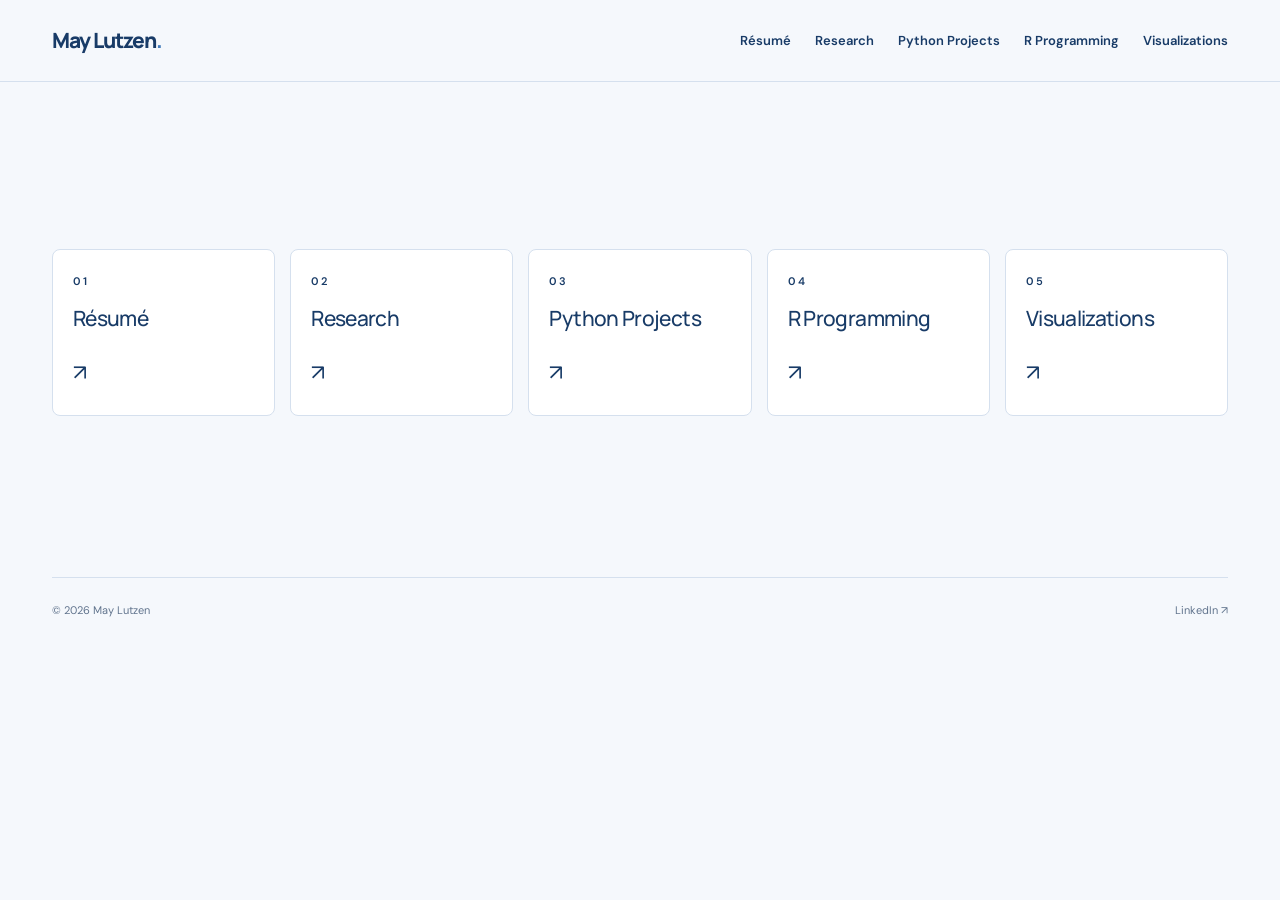
<file: index.html>
<!doctype html><html lang="en"><head><meta charset="utf-8"><meta name="viewport" content="width=device-width,initial-scale=1"><meta name="description" content="May Lutzen — business analytics, machine learning, Tableau, and LLM research portfolio."><title>Analytics & AI Portfolio | May Lutzen</title><link rel="stylesheet" href="/assets/style.css"></head><body><header><nav aria-label="Main navigation"><a class="brand" href="/" aria-label="May Lutzen, home">May Lutzen<span>.</span></a><div class="navlinks"><a href="/resume.html">Résumé</a><a href="/research.html">Research</a><a href="/python.html">Python Projects</a><a href="/r-programming.html">R Programming</a><a href="/visualizations.html">Visualizations</a></div></nav></header><main class="wrap"><section class="destinations" aria-label="Explore portfolio"><a class="destination" href="/resume.html"><span class="eyebrow">01</span><h2>Résumé</h2><span aria-hidden="true">↗</span></a><a class="destination" href="/research.html"><span class="eyebrow">02</span><h2>Research</h2><span aria-hidden="true">↗</span></a><a class="destination" href="/python.html"><span class="eyebrow">03</span><h2>Python Projects</h2><span aria-hidden="true">↗</span></a><a class="destination" href="/r-programming.html"><span class="eyebrow">04</span><h2>R Programming</h2><span aria-hidden="true">↗</span></a><a class="destination" href="/visualizations.html"><span class="eyebrow">05</span><h2>Visualizations</h2><span aria-hidden="true">↗</span></a></section><footer class="footer"><span>© 2026 May Lutzen</span><a href="https://www.linkedin.com/in/may-lutzen-008b71288/" target="_blank" rel="noopener">LinkedIn ↗</a></footer></main></body></html>
</file>
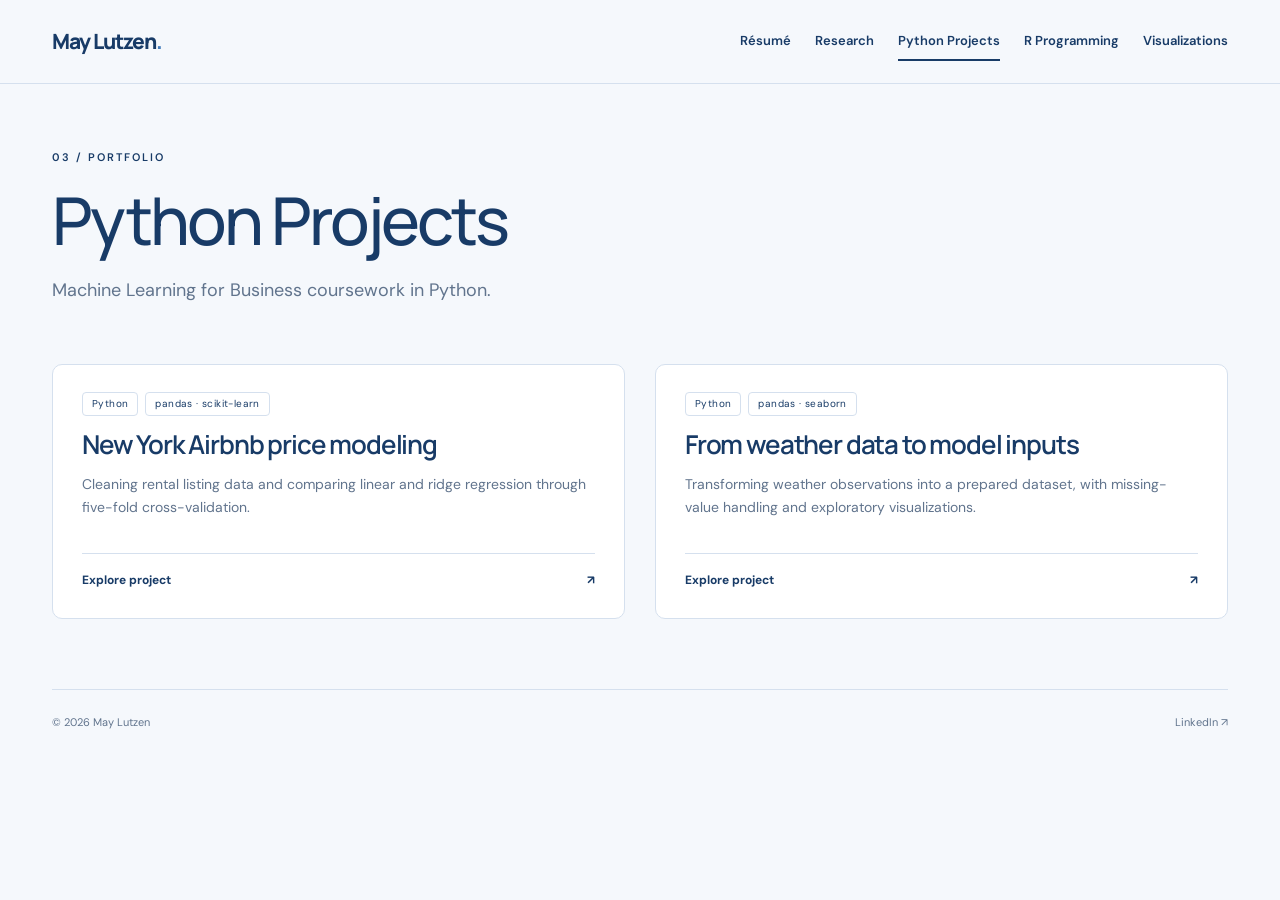
<file: python.html>
<!doctype html><html lang="en"><head><meta charset="utf-8"><meta name="viewport" content="width=device-width,initial-scale=1"><meta name="description" content="May Lutzen — business analytics, machine learning, Tableau, and LLM research portfolio."><title>Python Projects | May Lutzen</title><link rel="stylesheet" href="/assets/style.css"></head><body><header><nav aria-label="Main navigation"><a class="brand" href="/" aria-label="May Lutzen, home">May Lutzen<span>.</span></a><div class="navlinks"><a href="/resume.html">Résumé</a><a href="/research.html">Research</a><a href="/python.html" aria-current="page">Python Projects</a><a href="/r-programming.html">R Programming</a><a href="/visualizations.html">Visualizations</a></div></nav></header><main class="wrap"><div class="page-heading"><div class="eyebrow">03 / Portfolio</div><h1>Python Projects</h1><p>Machine Learning for Business coursework in Python.</p></div><section class="project-list"><div class="grid"><article class="project" data-type="Python"><div class="project-body"><div class="tags"><span class="tag">Python</span><span class="tag">pandas · scikit-learn</span></div><h3>New York Airbnb price modeling</h3><p>Cleaning rental listing data and comparing linear and ridge regression through five-fold cross-validation.</p><a class="project-link" href="/projects/airbnb.html">Explore project <span aria-hidden="true">↗</span></a></div></article><article class="project" data-type="Python"><div class="project-body"><div class="tags"><span class="tag">Python</span><span class="tag">pandas · seaborn</span></div><h3>From weather data to model inputs</h3><p>Transforming weather observations into a prepared dataset, with missing-value handling and exploratory visualizations.</p><a class="project-link" href="/projects/weather.html">Explore project <span aria-hidden="true">↗</span></a></div></article></div></section><footer class="footer"><span>© 2026 May Lutzen</span><a href="https://www.linkedin.com/in/may-lutzen-008b71288/" target="_blank" rel="noopener">LinkedIn ↗</a></footer></main></body></html>
</file>
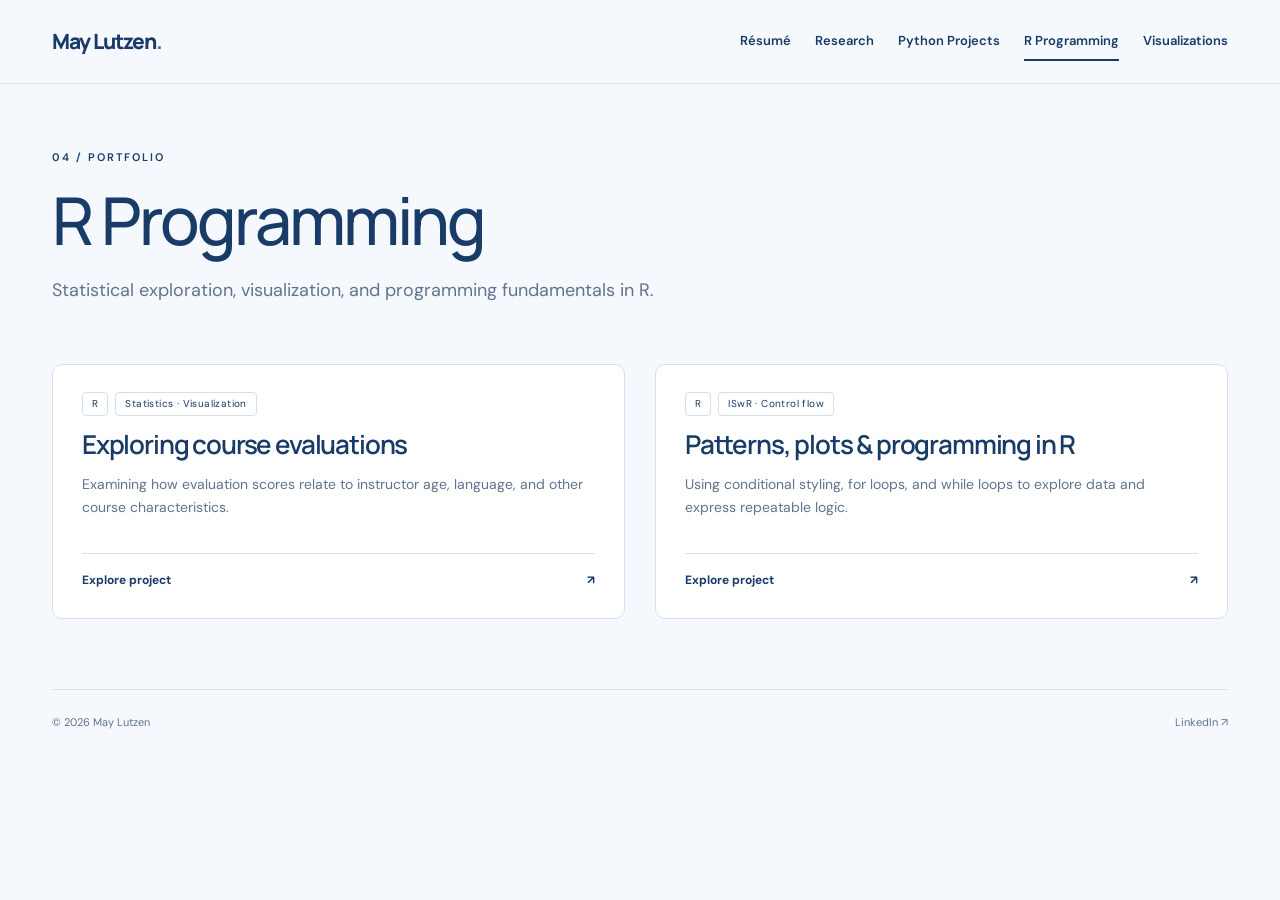
<file: r-programming.html>
<!doctype html><html lang="en"><head><meta charset="utf-8"><meta name="viewport" content="width=device-width,initial-scale=1"><meta name="description" content="May Lutzen — business analytics, machine learning, Tableau, and LLM research portfolio."><title>R Programming | May Lutzen</title><link rel="stylesheet" href="/assets/style.css"></head><body><header><nav aria-label="Main navigation"><a class="brand" href="/" aria-label="May Lutzen, home">May Lutzen<span>.</span></a><div class="navlinks"><a href="/resume.html">Résumé</a><a href="/research.html">Research</a><a href="/python.html">Python Projects</a><a href="/r-programming.html" aria-current="page">R Programming</a><a href="/visualizations.html">Visualizations</a></div></nav></header><main class="wrap"><div class="page-heading"><div class="eyebrow">04 / Portfolio</div><h1>R Programming</h1><p>Statistical exploration, visualization, and programming fundamentals in R.</p></div><section class="project-list"><div class="grid"><article class="project" data-type="R"><div class="project-body"><div class="tags"><span class="tag">R</span><span class="tag">Statistics · Visualization</span></div><h3>Exploring course evaluations</h3><p>Examining how evaluation scores relate to instructor age, language, and other course characteristics.</p><a class="project-link" href="/projects/evaluations.html">Explore project <span aria-hidden="true">↗</span></a></div></article><article class="project" data-type="R"><div class="project-body"><div class="tags"><span class="tag">R</span><span class="tag">ISwR · Control flow</span></div><h3>Patterns, plots & programming in R</h3><p>Using conditional styling, for loops, and while loops to explore data and express repeatable logic.</p><a class="project-link" href="/projects/fundamentals.html">Explore project <span aria-hidden="true">↗</span></a></div></article></div></section><footer class="footer"><span>© 2026 May Lutzen</span><a href="https://www.linkedin.com/in/may-lutzen-008b71288/" target="_blank" rel="noopener">LinkedIn ↗</a></footer></main></body></html>
</file>
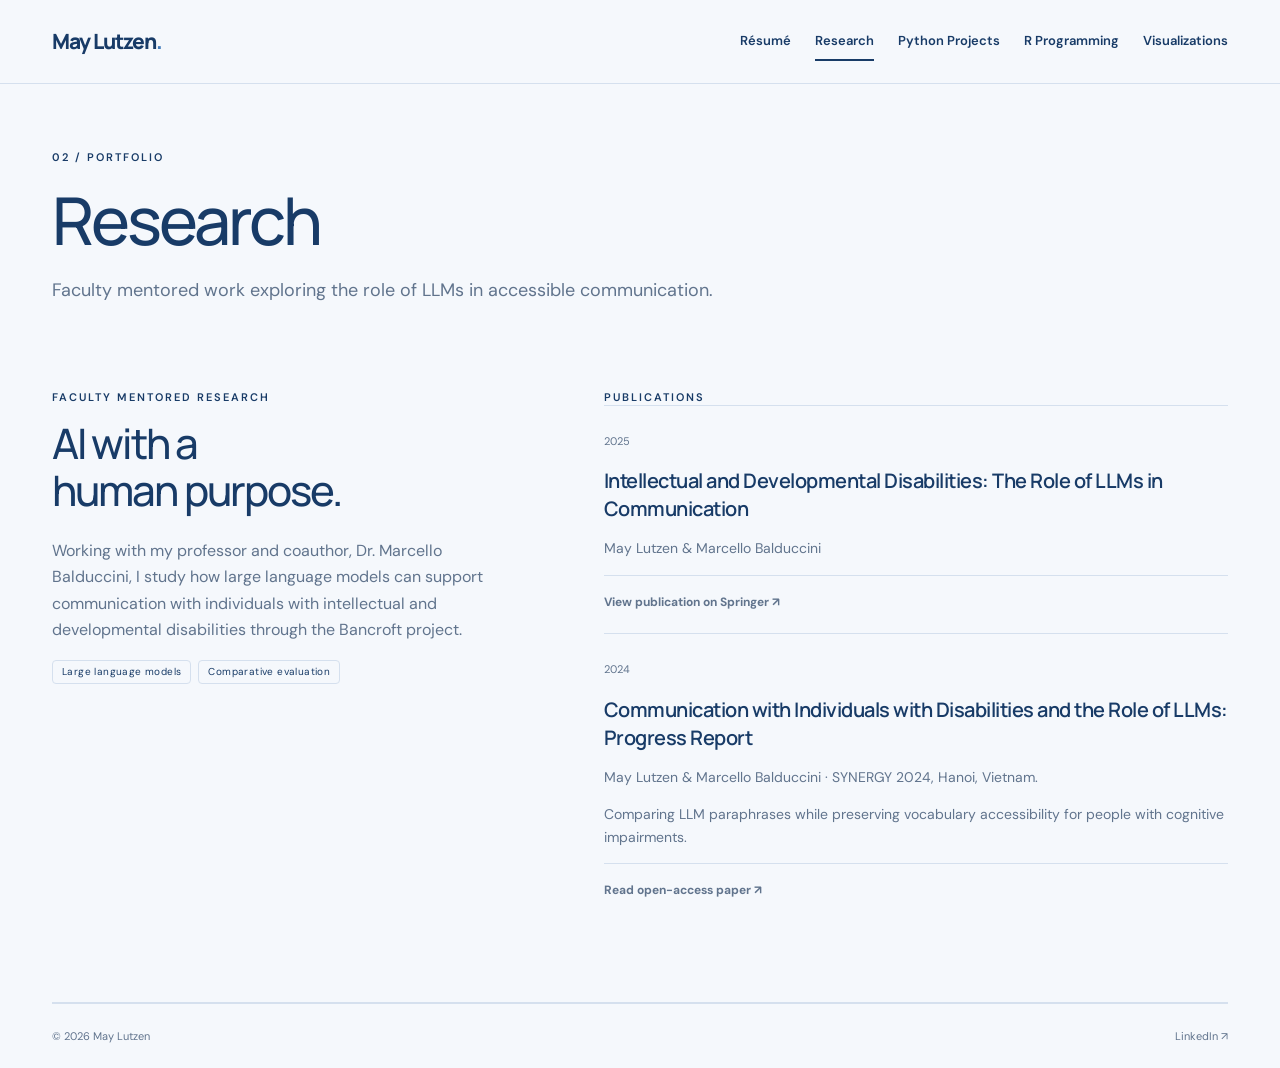
<file: research.html>
<!doctype html><html lang="en"><head><meta charset="utf-8"><meta name="viewport" content="width=device-width,initial-scale=1"><meta name="description" content="May Lutzen — business analytics, machine learning, Tableau, and LLM research portfolio."><title>Research | May Lutzen</title><link rel="stylesheet" href="/assets/style.css"></head><body><header><nav aria-label="Main navigation"><a class="brand" href="/" aria-label="May Lutzen, home">May Lutzen<span>.</span></a><div class="navlinks"><a href="/resume.html">Résumé</a><a href="/research.html" aria-current="page">Research</a><a href="/python.html">Python Projects</a><a href="/r-programming.html">R Programming</a><a href="/visualizations.html">Visualizations</a></div></nav></header><main class="wrap"><div class="page-heading"><div class="eyebrow">02 / Portfolio</div><h1>Research</h1><p>Faculty mentored work exploring the role of LLMs in accessible communication.</p></div><section class="section" id="research"><div class="split"><div><div class="eyebrow">Faculty mentored research</div><h2>AI with a<br>human purpose.</h2><p>Working with my professor and coauthor, Dr. Marcello Balduccini, I study how large language models can support communication with individuals with intellectual and developmental disabilities through the Bancroft project.</p><div class="tags"><span class="tag">Large language models</span><span class="tag">Comparative evaluation</span></div></div><div><div class="eyebrow">Publications</div><article class="research-item"><span class="year">2025</span><h3>Intellectual and Developmental Disabilities: The Role of LLMs in Communication</h3><p>May Lutzen &amp; Marcello Balduccini</p><p><a class="project-link" href="https://link.springer.com/chapter/10.1007/978-3-032-28463-1_31" target="_blank" rel="noopener">View publication on Springer ↗</a></p></article><article class="research-item"><span class="year">2024</span><h3>Communication with Individuals with Disabilities and the Role of LLMs: Progress Report</h3><p>May Lutzen &amp; Marcello Balduccini · SYNERGY 2024, Hanoi, Vietnam.</p><p>Comparing LLM paraphrases while preserving vocabulary accessibility for people with cognitive impairments.</p><p><a class="project-link" href="https://ceur-ws.org/Vol-3876/paper4.pdf" target="_blank" rel="noopener">Read open-access paper ↗</a></p></article></div></div></section><footer class="footer"><span>© 2026 May Lutzen</span><a href="https://www.linkedin.com/in/may-lutzen-008b71288/" target="_blank" rel="noopener">LinkedIn ↗</a></footer></main></body></html>
</file>
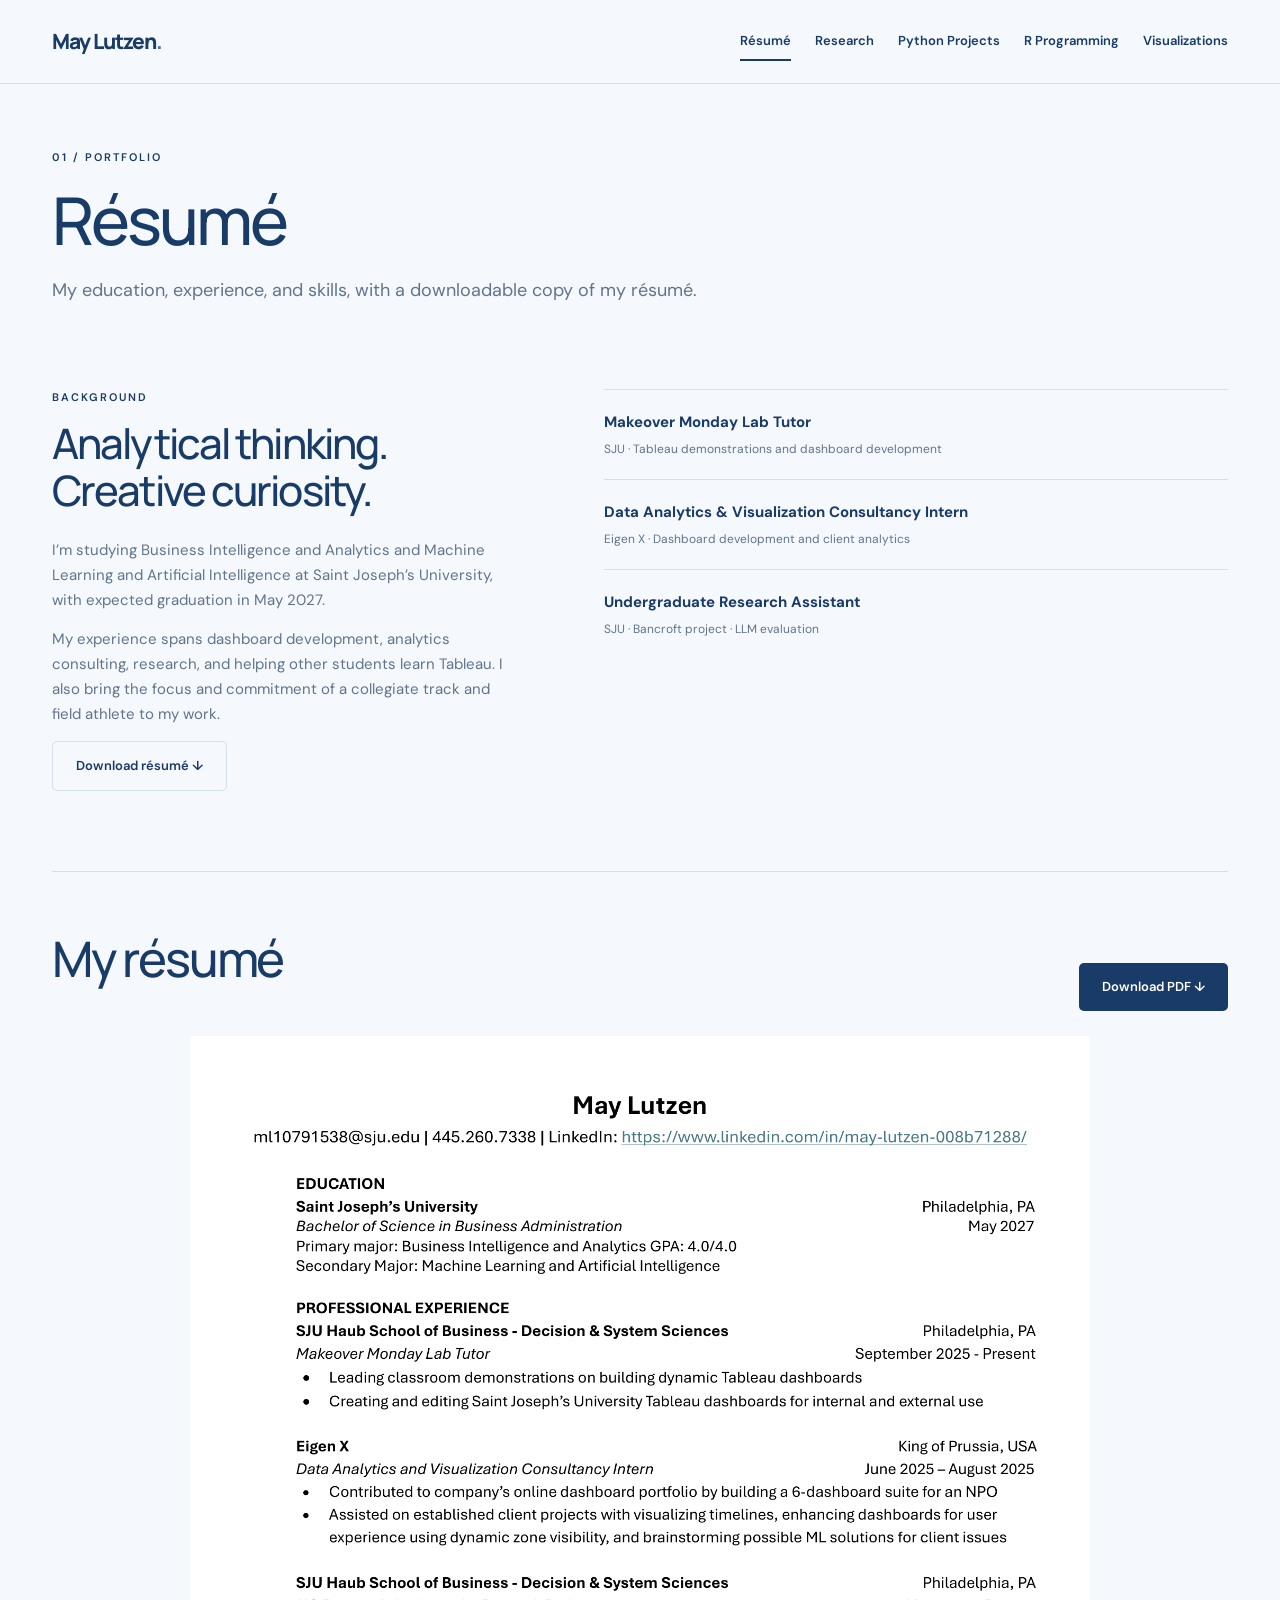
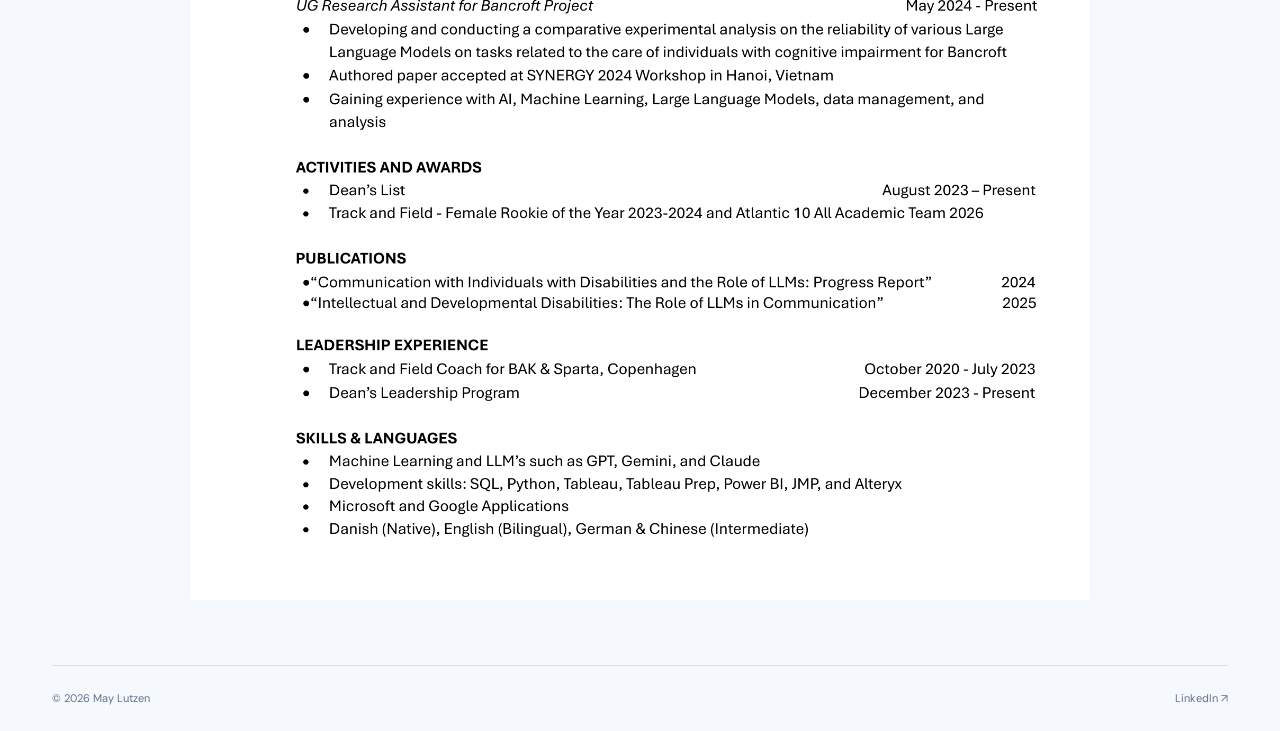
<file: resume.html>
<!doctype html><html lang="en"><head><meta charset="utf-8"><meta name="viewport" content="width=device-width,initial-scale=1"><meta name="description" content="May Lutzen — business analytics, machine learning, Tableau, and LLM research portfolio."><title>Résumé | May Lutzen</title><link rel="stylesheet" href="/assets/style.css"></head><body><header><nav aria-label="Main navigation"><a class="brand" href="/" aria-label="May Lutzen, home">May Lutzen<span>.</span></a><div class="navlinks"><a href="/resume.html" aria-current="page">Résumé</a><a href="/research.html">Research</a><a href="/python.html">Python Projects</a><a href="/r-programming.html">R Programming</a><a href="/visualizations.html">Visualizations</a></div></nav></header><main class="wrap"><div class="page-heading"><div class="eyebrow">01 / Portfolio</div><h1>Résumé</h1><p>My education, experience, and skills, with a downloadable copy of my résumé.</p></div><section class="section about" id="about"><div class="split"><div><div class="eyebrow">Background</div><h2>Analytical thinking.<br>Creative curiosity.</h2><p>I’m studying Business Intelligence and Analytics and Machine Learning and Artificial Intelligence at Saint Joseph’s University, with expected graduation in May 2027.</p><p>My experience spans dashboard development, analytics consulting, research, and helping other students learn Tableau. I also bring the focus and commitment of a collegiate track and field athlete to my work.</p><a class="button light" href="/assets/MayLutzen.pdf" download>Download résumé ↓</a></div><div><div class="experience"><strong>Makeover Monday Lab Tutor</strong><div>SJU · Tableau demonstrations and dashboard development</div></div><div class="experience"><strong>Data Analytics & Visualization Consultancy Intern</strong><div>Eigen X · Dashboard development and client analytics</div></div><div class="experience"><strong>Undergraduate Research Assistant</strong><div>SJU · Bancroft project · LLM evaluation</div></div></div></div></section><section class="resume-document"><div class="section-top"><h2>My résumé</h2><a class="button" href="/assets/MayLutzen.pdf" download>Download PDF ↓</a></div><a class="resume-sheet" href="/assets/MayLutzen.pdf" target="_blank" rel="noopener" aria-label="Open résumé PDF in a new tab"><img src="/assets/resume-page.png" width="1700" height="2200" alt="May Lutzen’s résumé: education, professional experience, publications, leadership, skills, and languages. Open the linked PDF for selectable text."></a></section><footer class="footer"><span>© 2026 May Lutzen</span><a href="https://www.linkedin.com/in/may-lutzen-008b71288/" target="_blank" rel="noopener">LinkedIn ↗</a></footer></main></body></html>
</file>
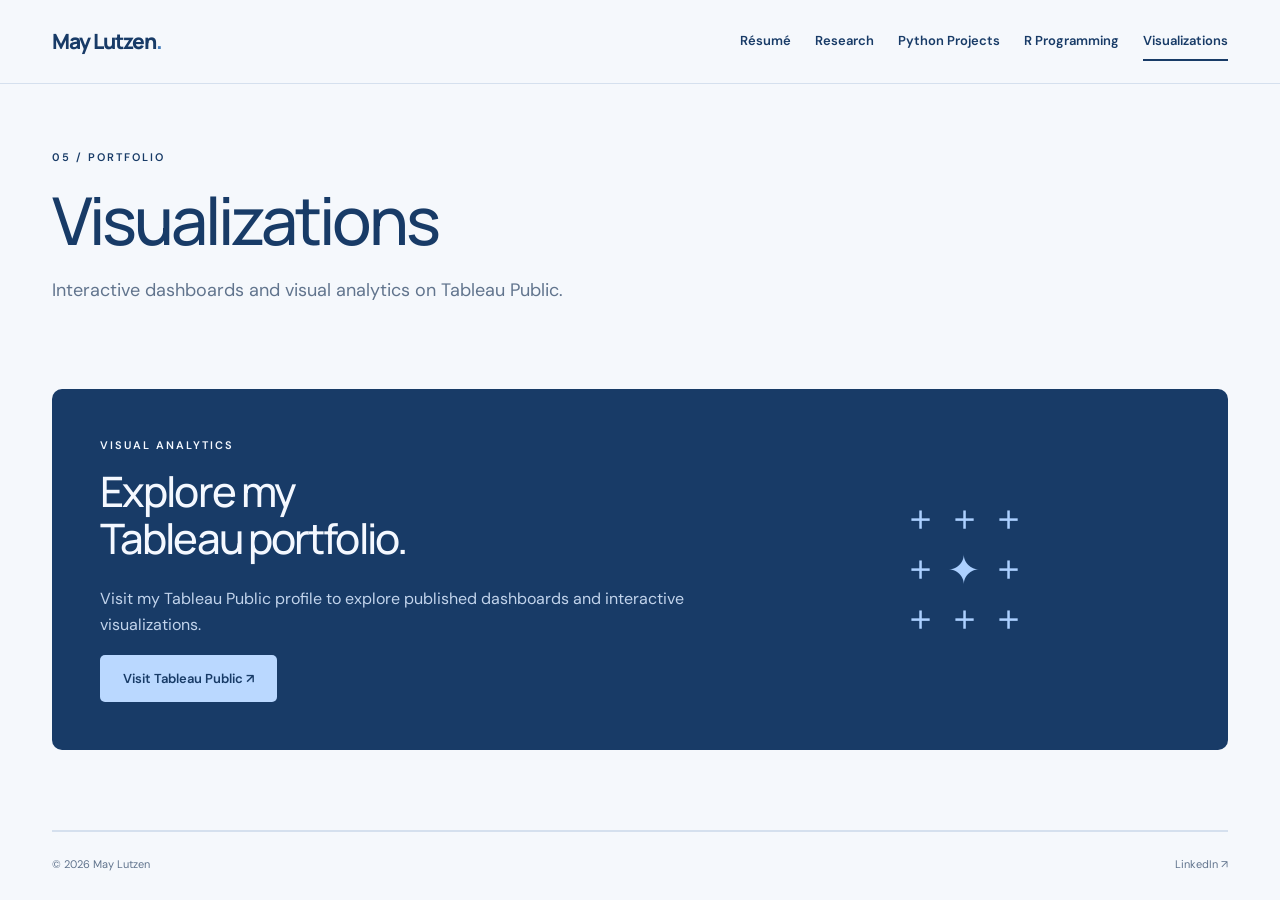
<file: visualizations.html>
<!doctype html><html lang="en"><head><meta charset="utf-8"><meta name="viewport" content="width=device-width,initial-scale=1"><meta name="description" content="May Lutzen — business analytics, machine learning, Tableau, and LLM research portfolio."><title>Visualizations | May Lutzen</title><link rel="stylesheet" href="/assets/style.css"></head><body><header><nav aria-label="Main navigation"><a class="brand" href="/" aria-label="May Lutzen, home">May Lutzen<span>.</span></a><div class="navlinks"><a href="/resume.html">Résumé</a><a href="/research.html">Research</a><a href="/python.html">Python Projects</a><a href="/r-programming.html">R Programming</a><a href="/visualizations.html" aria-current="page">Visualizations</a></div></nav></header><main class="wrap"><div class="page-heading"><div class="eyebrow">05 / Portfolio</div><h1>Visualizations</h1><p>Interactive dashboards and visual analytics on Tableau Public.</p></div><section class="section" id="tableau"><div class="tableau-panel"><div><div class="eyebrow">Visual analytics</div><h2>Explore my<br>Tableau portfolio.</h2><p>Visit my Tableau Public profile to explore published dashboards and interactive visualizations.</p><a class="button" href="https://public.tableau.com/app/profile/majken.lutzen/vizzes" target="_blank" rel="noopener">Visit Tableau Public ↗</a></div><div class="tableau-symbol" aria-hidden="true"><span>+</span><span>+</span><span>+</span><span>+</span><span>✦</span><span>+</span><span>+</span><span>+</span><span>+</span></div></div></section><footer class="footer"><span>© 2026 May Lutzen</span><a href="https://www.linkedin.com/in/may-lutzen-008b71288/" target="_blank" rel="noopener">LinkedIn ↗</a></footer></main></body></html>
</file>
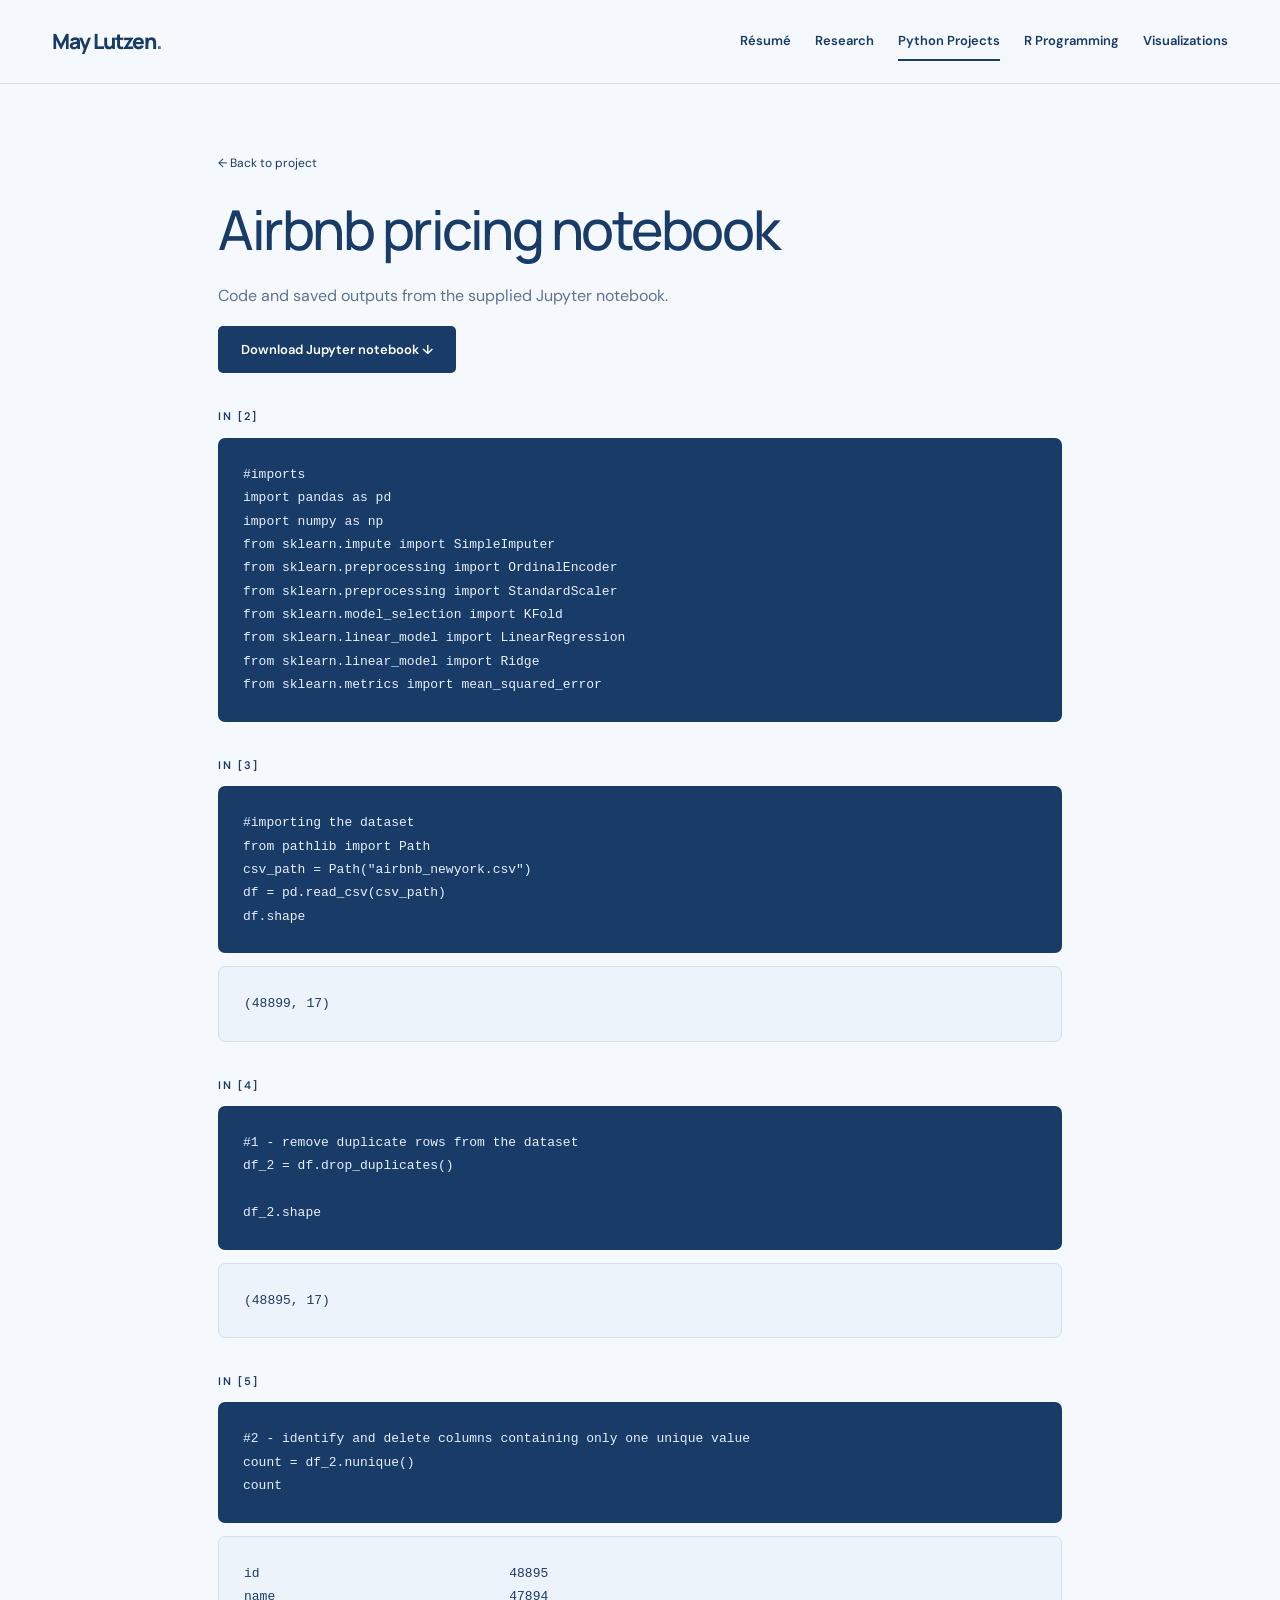
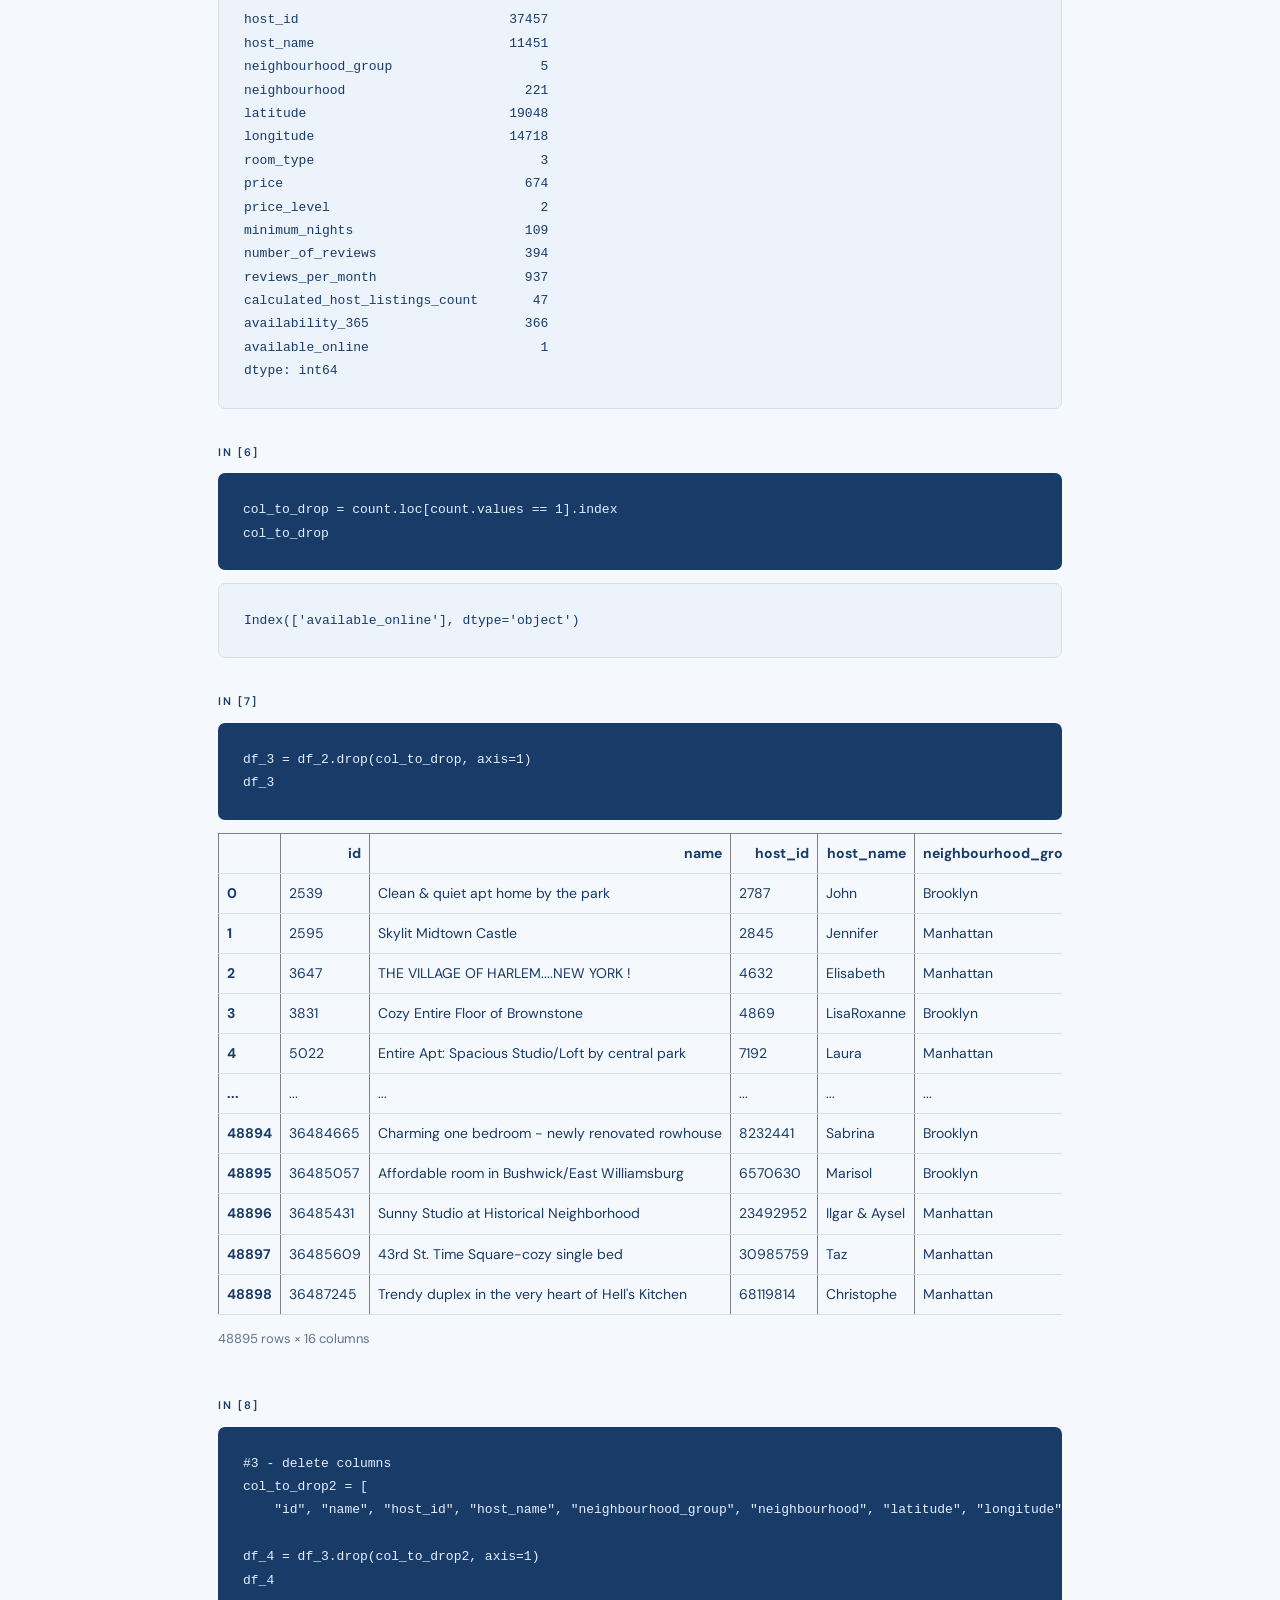
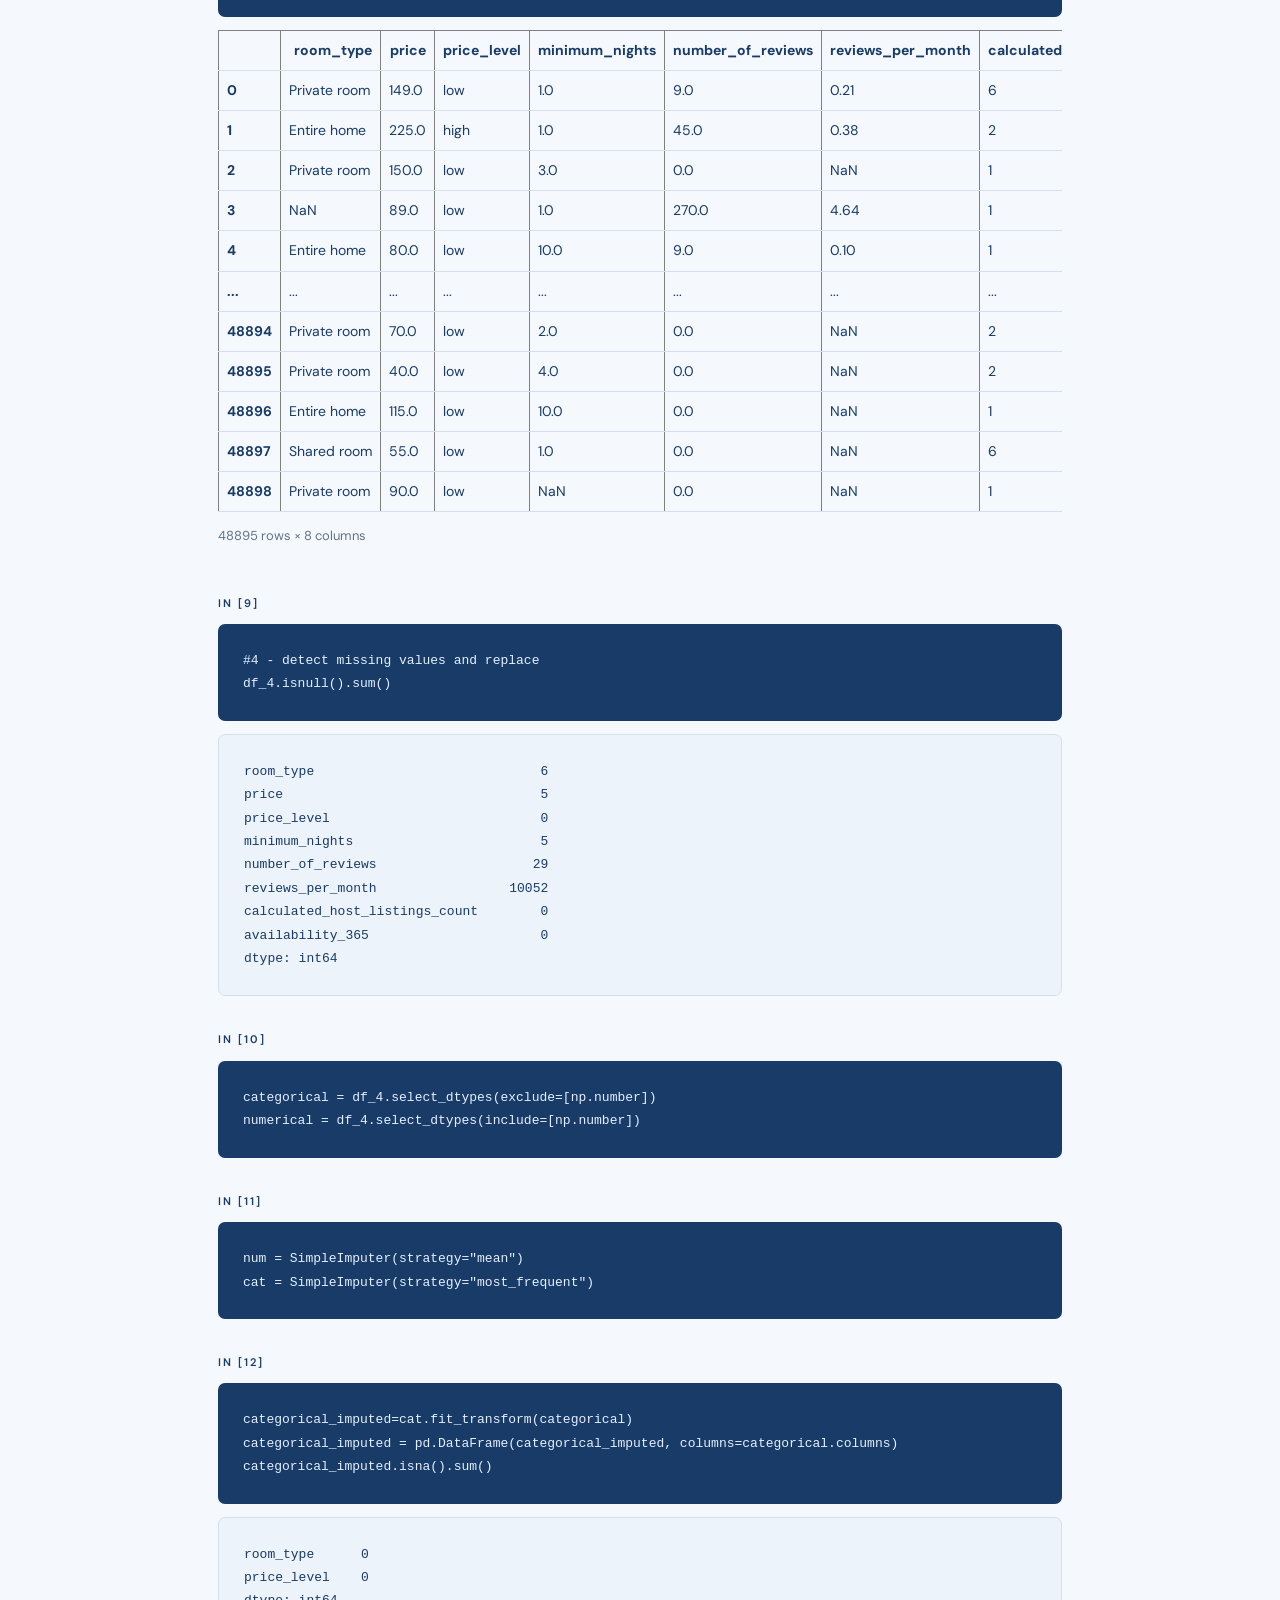
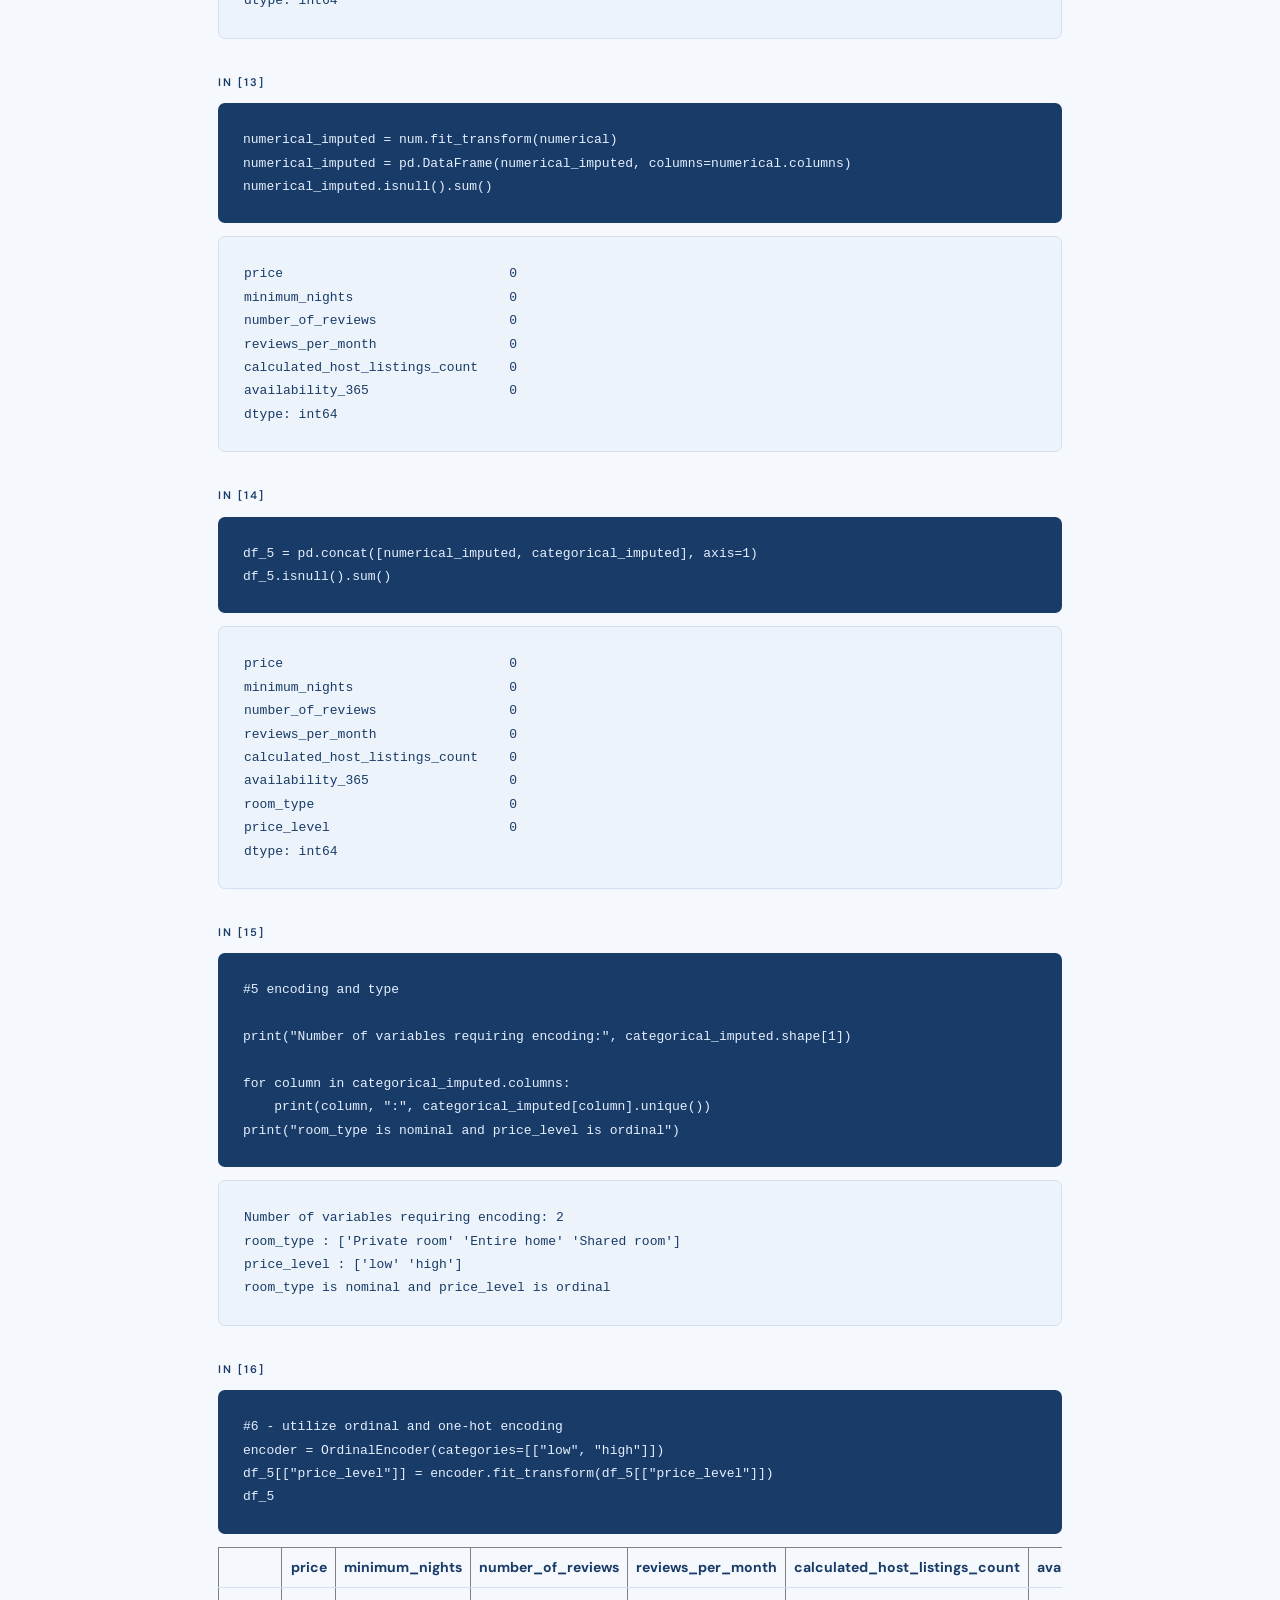
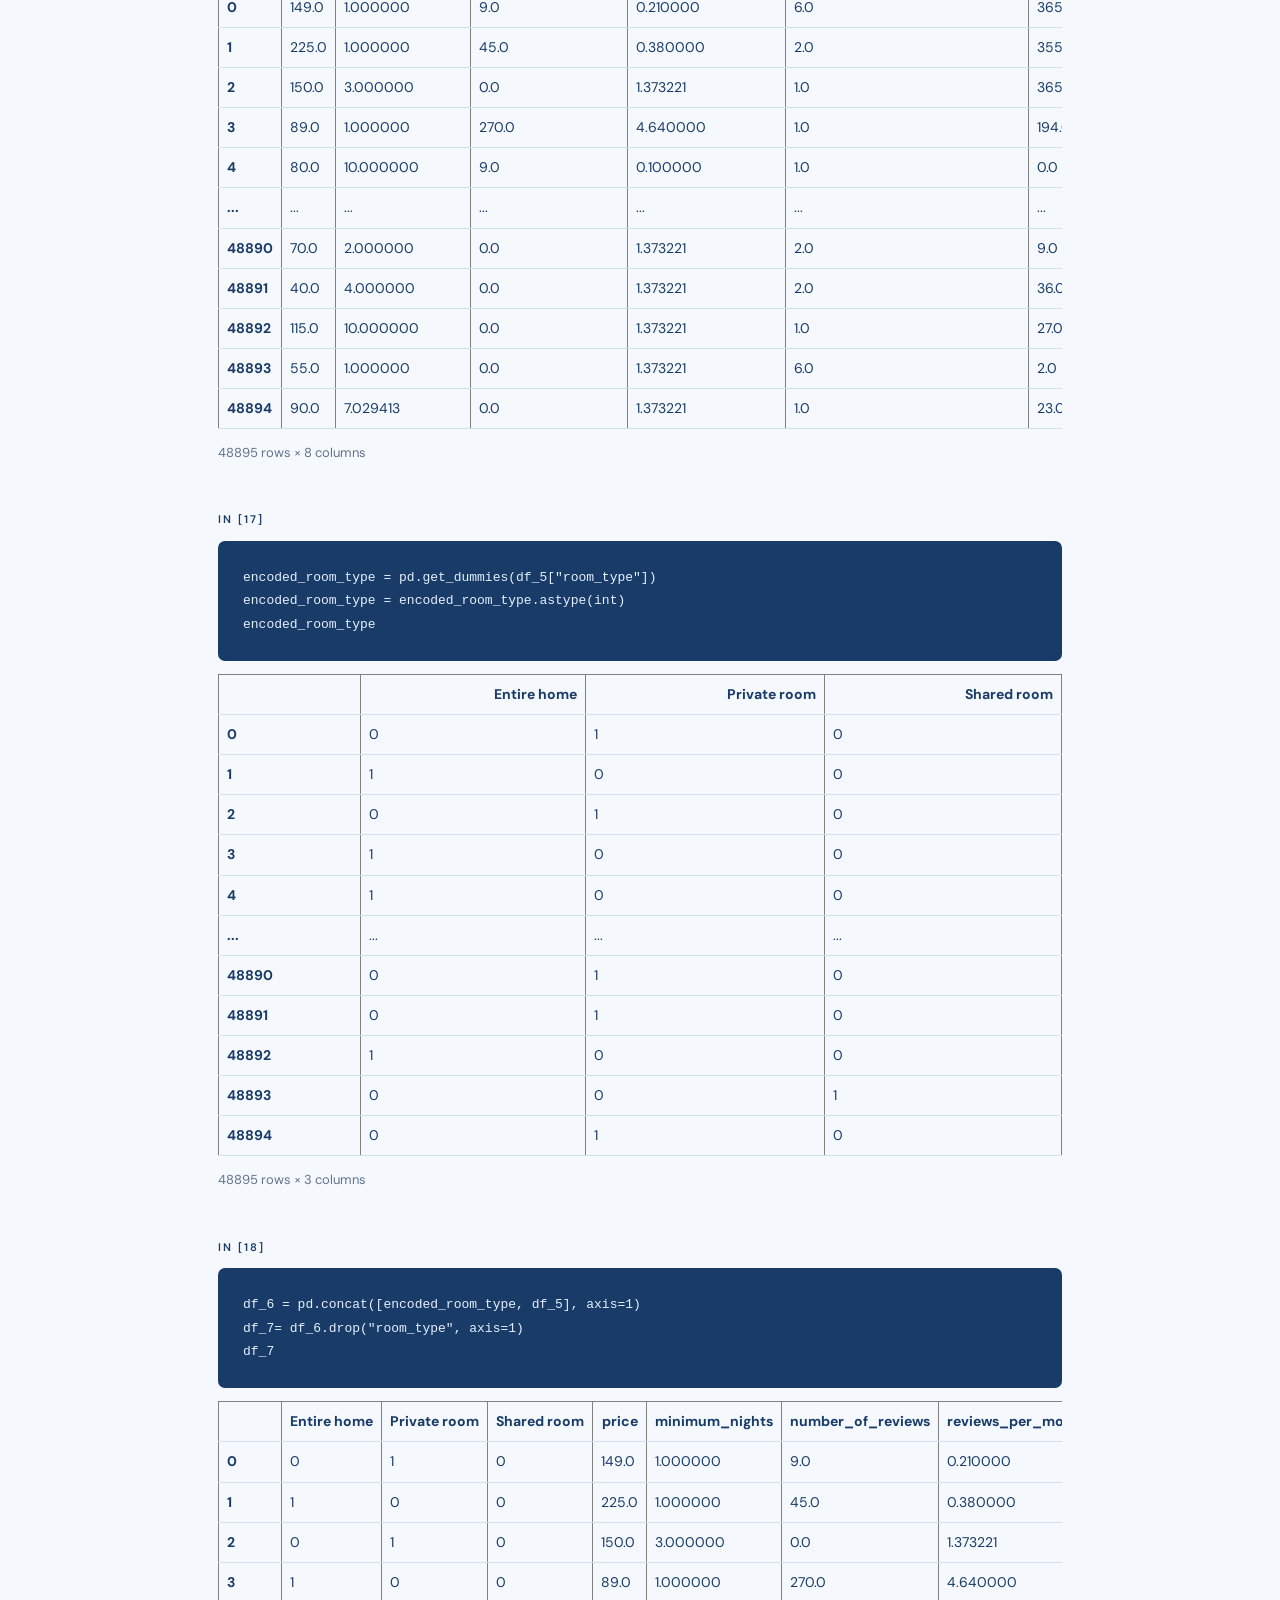
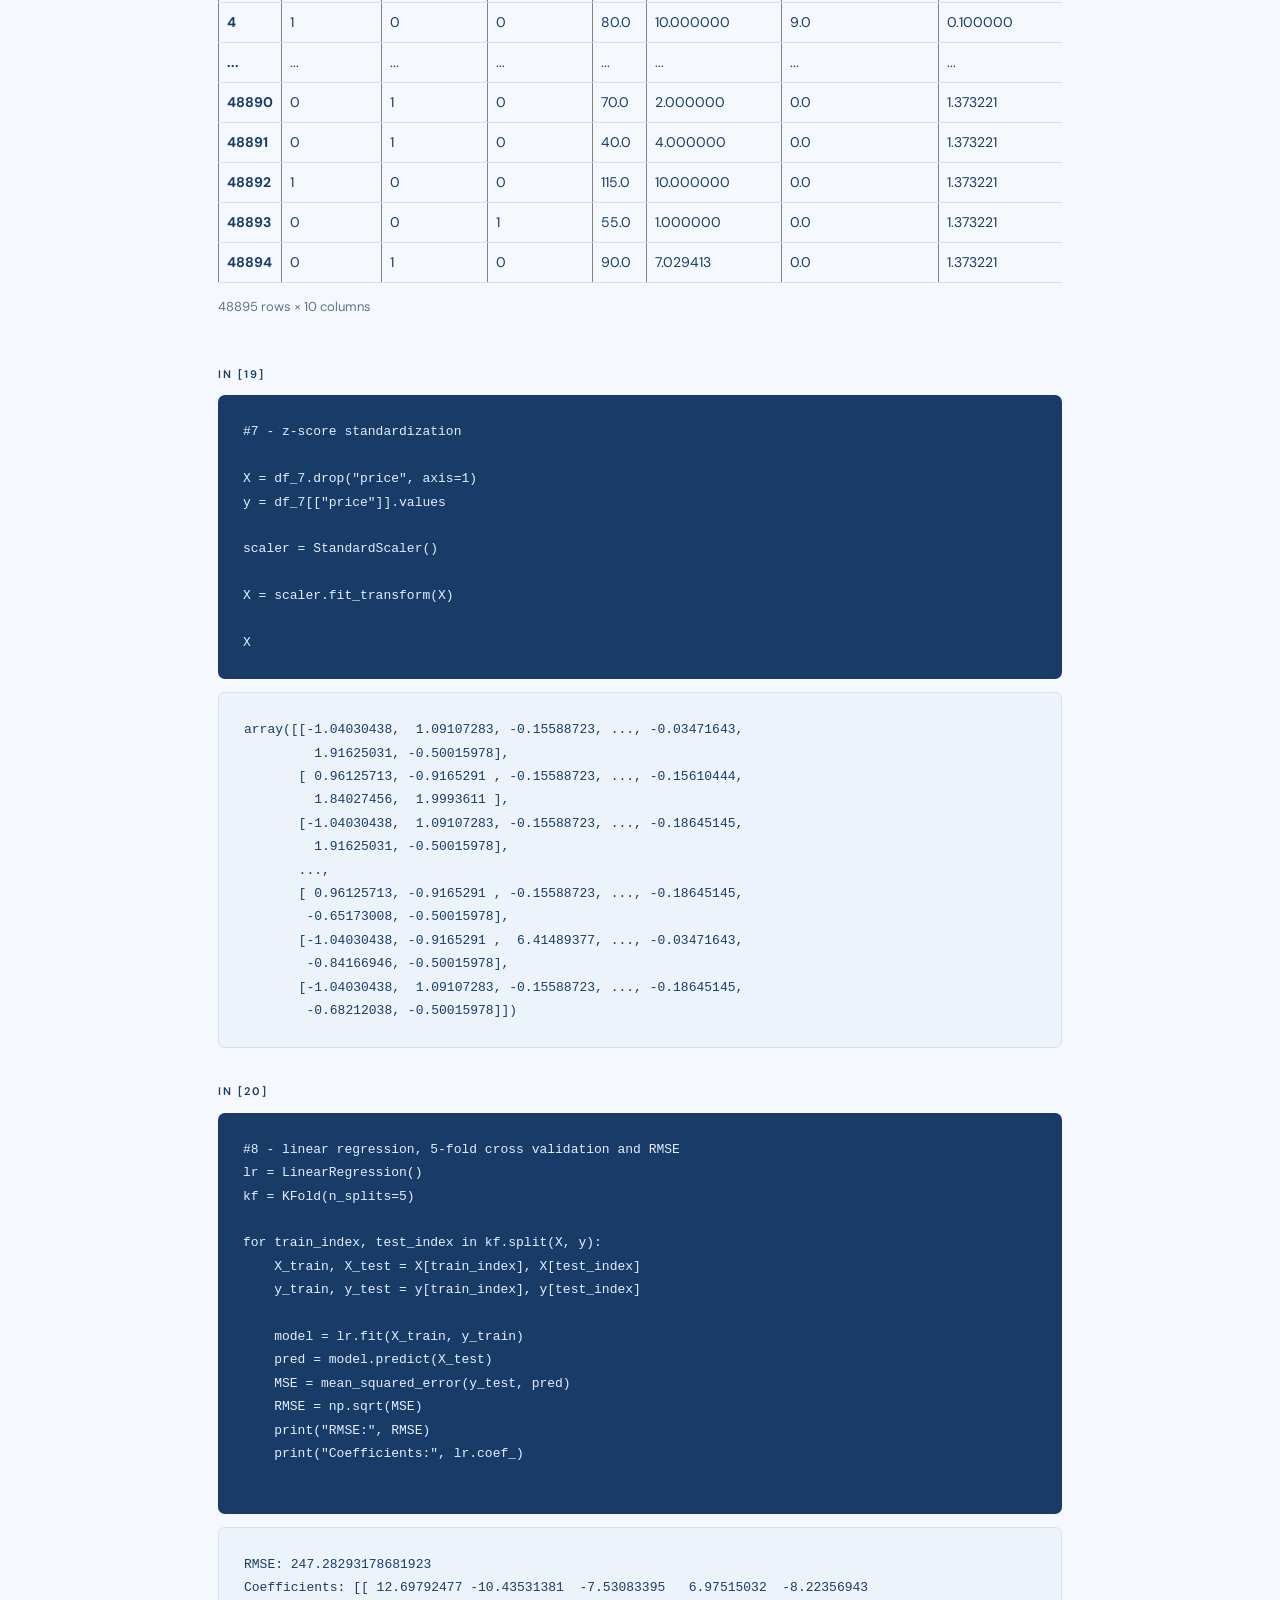
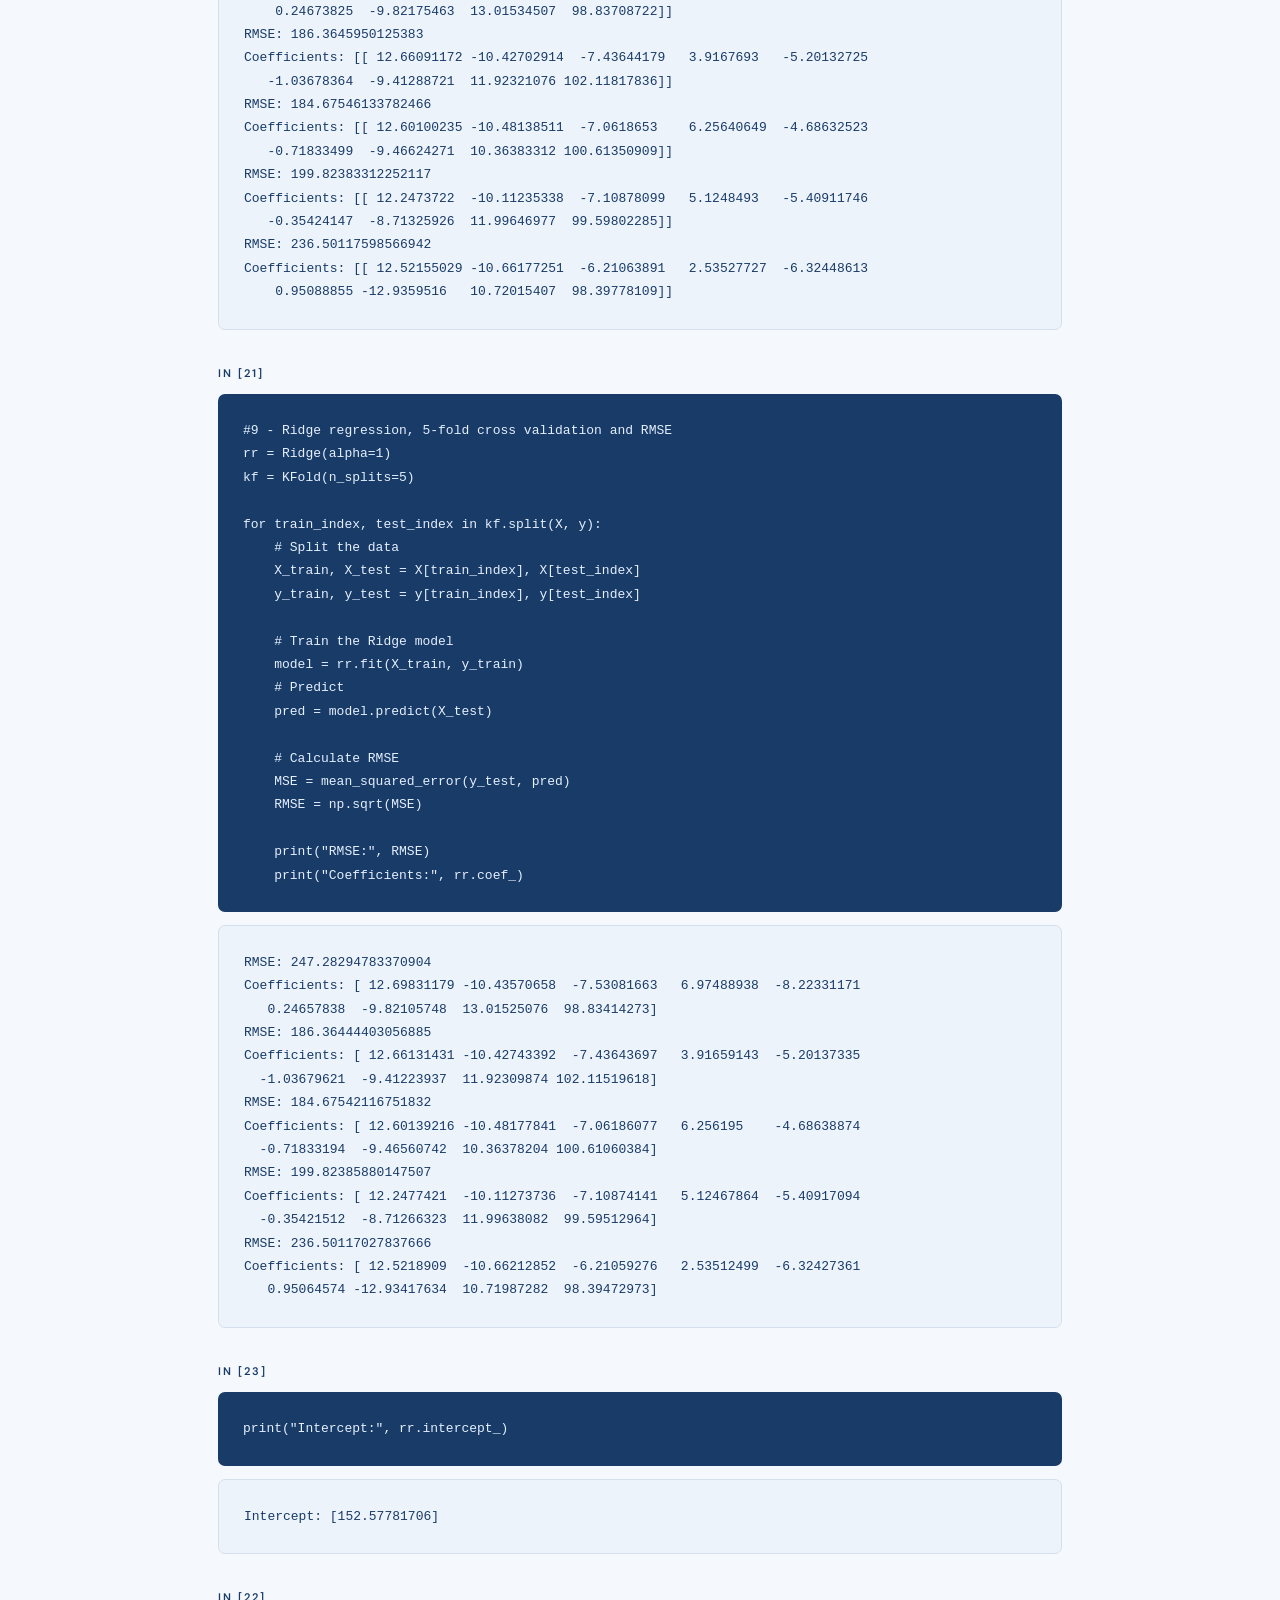
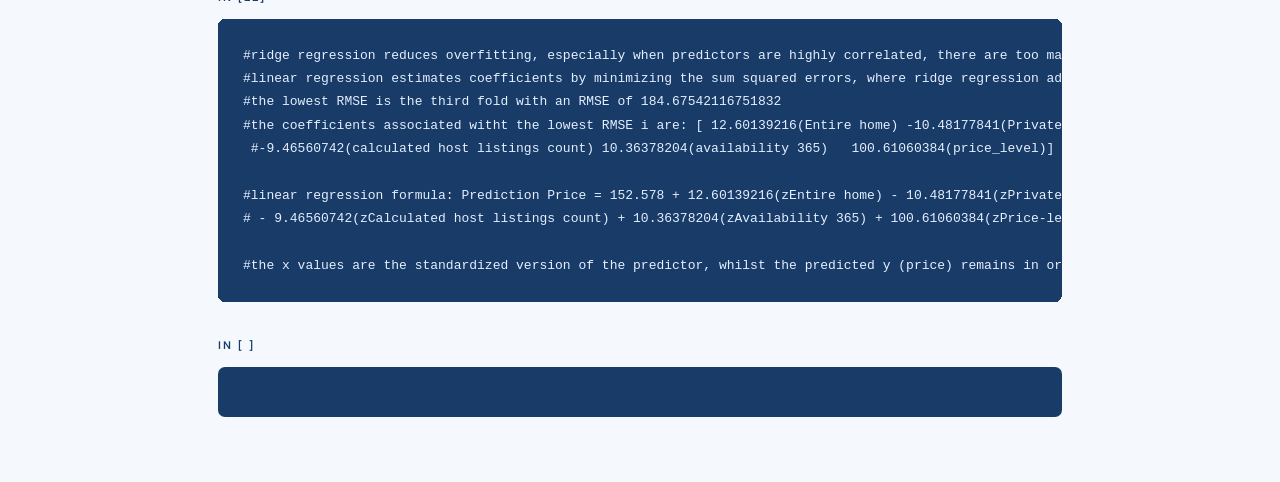
<file: assets/airbnb-notebook.html>
<!doctype html><html lang="en"><head><meta charset="utf-8"><meta name="viewport" content="width=device-width,initial-scale=1"><meta name="description" content="May Lutzen — business analytics, machine learning, Tableau, and LLM research portfolio."><title>Airbnb pricing notebook | May Lutzen</title><link rel="stylesheet" href="/assets/style.css"></head><body><header><nav aria-label="Main navigation"><a class="brand" href="/" aria-label="May Lutzen, home">May Lutzen<span>.</span></a><div class="navlinks"><a href="/resume.html">Résumé</a><a href="/research.html">Research</a><a href="/python.html" aria-current="page">Python Projects</a><a href="/r-programming.html">R Programming</a><a href="/visualizations.html">Visualizations</a></div></nav></header><main class="detail"><a class="back" href="/projects/airbnb.html">← Back to project</a><h1>Airbnb pricing notebook</h1><p>Code and saved outputs from the supplied Jupyter notebook.</p><a class="button" href="/assets/Assignment2.ipynb" download>Download Jupyter notebook ↓</a><section class="nb-cell"><div class="eyebrow">In [2]</div><pre><code>#imports
import pandas as pd
import numpy as np
from sklearn.impute import SimpleImputer
from sklearn.preprocessing import OrdinalEncoder
from sklearn.preprocessing import StandardScaler
from sklearn.model_selection import KFold
from sklearn.linear_model import LinearRegression
from sklearn.linear_model import Ridge
from sklearn.metrics import mean_squared_error</code></pre></section><section class="nb-cell"><div class="eyebrow">In [3]</div><pre><code>#importing the dataset
from pathlib import Path
csv_path = Path(&quot;airbnb_newyork.csv&quot;)
df = pd.read_csv(csv_path)
df.shape</code></pre><pre class="nb-output">(48899, 17)</pre></section><section class="nb-cell"><div class="eyebrow">In [4]</div><pre><code>#1 - remove duplicate rows from the dataset
df_2 = df.drop_duplicates()

df_2.shape</code></pre><pre class="nb-output">(48895, 17)</pre></section><section class="nb-cell"><div class="eyebrow">In [5]</div><pre><code>#2 - identify and delete columns containing only one unique value
count = df_2.nunique()
count</code></pre><pre class="nb-output">id                                48895
name                              47894
host_id                           37457
host_name                         11451
neighbourhood_group                   5
neighbourhood                       221
latitude                          19048
longitude                         14718
room_type                             3
price                               674
price_level                           2
minimum_nights                      109
number_of_reviews                   394
reviews_per_month                   937
calculated_host_listings_count       47
availability_365                    366
available_online                      1
dtype: int64</pre></section><section class="nb-cell"><div class="eyebrow">In [6]</div><pre><code>col_to_drop = count.loc[count.values == 1].index
col_to_drop</code></pre><pre class="nb-output">Index([&#x27;available_online&#x27;], dtype=&#x27;object&#x27;)</pre></section><section class="nb-cell"><div class="eyebrow">In [7]</div><pre><code>df_3 = df_2.drop(col_to_drop, axis=1)
df_3</code></pre><div class="nb-output"><div>
<style scoped>
    .dataframe tbody tr th:only-of-type {
        vertical-align: middle;
    }

    .dataframe tbody tr th {
        vertical-align: top;
    }

    .dataframe thead th {
        text-align: right;
    }
</style>
<table border="1" class="dataframe">
  <thead>
    <tr style="text-align: right;">
      <th></th>
      <th>id</th>
      <th>name</th>
      <th>host_id</th>
      <th>host_name</th>
      <th>neighbourhood_group</th>
      <th>neighbourhood</th>
      <th>latitude</th>
      <th>longitude</th>
      <th>room_type</th>
      <th>price</th>
      <th>price_level</th>
      <th>minimum_nights</th>
      <th>number_of_reviews</th>
      <th>reviews_per_month</th>
      <th>calculated_host_listings_count</th>
      <th>availability_365</th>
    </tr>
  </thead>
  <tbody>
    <tr>
      <th>0</th>
      <td>2539</td>
      <td>Clean &amp; quiet apt home by the park</td>
      <td>2787</td>
      <td>John</td>
      <td>Brooklyn</td>
      <td>Kensington</td>
      <td>40.64749</td>
      <td>-73.97237</td>
      <td>Private room</td>
      <td>149.0</td>
      <td>low</td>
      <td>1.0</td>
      <td>9.0</td>
      <td>0.21</td>
      <td>6</td>
      <td>365</td>
    </tr>
    <tr>
      <th>1</th>
      <td>2595</td>
      <td>Skylit Midtown Castle</td>
      <td>2845</td>
      <td>Jennifer</td>
      <td>Manhattan</td>
      <td>Midtown</td>
      <td>40.75362</td>
      <td>-73.98377</td>
      <td>Entire home</td>
      <td>225.0</td>
      <td>high</td>
      <td>1.0</td>
      <td>45.0</td>
      <td>0.38</td>
      <td>2</td>
      <td>355</td>
    </tr>
    <tr>
      <th>2</th>
      <td>3647</td>
      <td>THE VILLAGE OF HARLEM....NEW YORK !</td>
      <td>4632</td>
      <td>Elisabeth</td>
      <td>Manhattan</td>
      <td>Harlem</td>
      <td>40.80902</td>
      <td>-73.94190</td>
      <td>Private room</td>
      <td>150.0</td>
      <td>low</td>
      <td>3.0</td>
      <td>0.0</td>
      <td>NaN</td>
      <td>1</td>
      <td>365</td>
    </tr>
    <tr>
      <th>3</th>
      <td>3831</td>
      <td>Cozy Entire Floor of Brownstone</td>
      <td>4869</td>
      <td>LisaRoxanne</td>
      <td>Brooklyn</td>
      <td>Clinton Hill</td>
      <td>40.68514</td>
      <td>-73.95976</td>
      <td>NaN</td>
      <td>89.0</td>
      <td>low</td>
      <td>1.0</td>
      <td>270.0</td>
      <td>4.64</td>
      <td>1</td>
      <td>194</td>
    </tr>
    <tr>
      <th>4</th>
      <td>5022</td>
      <td>Entire Apt: Spacious Studio/Loft by central park</td>
      <td>7192</td>
      <td>Laura</td>
      <td>Manhattan</td>
      <td>East Harlem</td>
      <td>40.79851</td>
      <td>-73.94399</td>
      <td>Entire home</td>
      <td>80.0</td>
      <td>low</td>
      <td>10.0</td>
      <td>9.0</td>
      <td>0.10</td>
      <td>1</td>
      <td>0</td>
    </tr>
    <tr>
      <th>...</th>
      <td>...</td>
      <td>...</td>
      <td>...</td>
      <td>...</td>
      <td>...</td>
      <td>...</td>
      <td>...</td>
      <td>...</td>
      <td>...</td>
      <td>...</td>
      <td>...</td>
      <td>...</td>
      <td>...</td>
      <td>...</td>
      <td>...</td>
      <td>...</td>
    </tr>
    <tr>
      <th>48894</th>
      <td>36484665</td>
      <td>Charming one bedroom - newly renovated rowhouse</td>
      <td>8232441</td>
      <td>Sabrina</td>
      <td>Brooklyn</td>
      <td>Bedford-Stuyvesant</td>
      <td>40.67853</td>
      <td>-73.94995</td>
      <td>Private room</td>
      <td>70.0</td>
      <td>low</td>
      <td>2.0</td>
      <td>0.0</td>
      <td>NaN</td>
      <td>2</td>
      <td>9</td>
    </tr>
    <tr>
      <th>48895</th>
      <td>36485057</td>
      <td>Affordable room in Bushwick/East Williamsburg</td>
      <td>6570630</td>
      <td>Marisol</td>
      <td>Brooklyn</td>
      <td>Bushwick</td>
      <td>40.70184</td>
      <td>-73.93317</td>
      <td>Private room</td>
      <td>40.0</td>
      <td>low</td>
      <td>4.0</td>
      <td>0.0</td>
      <td>NaN</td>
      <td>2</td>
      <td>36</td>
    </tr>
    <tr>
      <th>48896</th>
      <td>36485431</td>
      <td>Sunny Studio at Historical Neighborhood</td>
      <td>23492952</td>
      <td>Ilgar &amp; Aysel</td>
      <td>Manhattan</td>
      <td>Harlem</td>
      <td>40.81475</td>
      <td>-73.94867</td>
      <td>Entire home</td>
      <td>115.0</td>
      <td>low</td>
      <td>10.0</td>
      <td>0.0</td>
      <td>NaN</td>
      <td>1</td>
      <td>27</td>
    </tr>
    <tr>
      <th>48897</th>
      <td>36485609</td>
      <td>43rd St. Time Square-cozy single bed</td>
      <td>30985759</td>
      <td>Taz</td>
      <td>Manhattan</td>
      <td>Hell's Kitchen</td>
      <td>40.75751</td>
      <td>-73.99112</td>
      <td>Shared room</td>
      <td>55.0</td>
      <td>low</td>
      <td>1.0</td>
      <td>0.0</td>
      <td>NaN</td>
      <td>6</td>
      <td>2</td>
    </tr>
    <tr>
      <th>48898</th>
      <td>36487245</td>
      <td>Trendy duplex in the very heart of Hell's Kitchen</td>
      <td>68119814</td>
      <td>Christophe</td>
      <td>Manhattan</td>
      <td>Hell's Kitchen</td>
      <td>40.76404</td>
      <td>-73.98933</td>
      <td>Private room</td>
      <td>90.0</td>
      <td>low</td>
      <td>NaN</td>
      <td>0.0</td>
      <td>NaN</td>
      <td>1</td>
      <td>23</td>
    </tr>
  </tbody>
</table>
<p>48895 rows × 16 columns</p>
</div></div></section><section class="nb-cell"><div class="eyebrow">In [8]</div><pre><code>#3 - delete columns
col_to_drop2 = [
    &quot;id&quot;, &quot;name&quot;, &quot;host_id&quot;, &quot;host_name&quot;, &quot;neighbourhood_group&quot;, &quot;neighbourhood&quot;, &quot;latitude&quot;, &quot;longitude&quot;]

df_4 = df_3.drop(col_to_drop2, axis=1)
df_4</code></pre><div class="nb-output"><div>
<style scoped>
    .dataframe tbody tr th:only-of-type {
        vertical-align: middle;
    }

    .dataframe tbody tr th {
        vertical-align: top;
    }

    .dataframe thead th {
        text-align: right;
    }
</style>
<table border="1" class="dataframe">
  <thead>
    <tr style="text-align: right;">
      <th></th>
      <th>room_type</th>
      <th>price</th>
      <th>price_level</th>
      <th>minimum_nights</th>
      <th>number_of_reviews</th>
      <th>reviews_per_month</th>
      <th>calculated_host_listings_count</th>
      <th>availability_365</th>
    </tr>
  </thead>
  <tbody>
    <tr>
      <th>0</th>
      <td>Private room</td>
      <td>149.0</td>
      <td>low</td>
      <td>1.0</td>
      <td>9.0</td>
      <td>0.21</td>
      <td>6</td>
      <td>365</td>
    </tr>
    <tr>
      <th>1</th>
      <td>Entire home</td>
      <td>225.0</td>
      <td>high</td>
      <td>1.0</td>
      <td>45.0</td>
      <td>0.38</td>
      <td>2</td>
      <td>355</td>
    </tr>
    <tr>
      <th>2</th>
      <td>Private room</td>
      <td>150.0</td>
      <td>low</td>
      <td>3.0</td>
      <td>0.0</td>
      <td>NaN</td>
      <td>1</td>
      <td>365</td>
    </tr>
    <tr>
      <th>3</th>
      <td>NaN</td>
      <td>89.0</td>
      <td>low</td>
      <td>1.0</td>
      <td>270.0</td>
      <td>4.64</td>
      <td>1</td>
      <td>194</td>
    </tr>
    <tr>
      <th>4</th>
      <td>Entire home</td>
      <td>80.0</td>
      <td>low</td>
      <td>10.0</td>
      <td>9.0</td>
      <td>0.10</td>
      <td>1</td>
      <td>0</td>
    </tr>
    <tr>
      <th>...</th>
      <td>...</td>
      <td>...</td>
      <td>...</td>
      <td>...</td>
      <td>...</td>
      <td>...</td>
      <td>...</td>
      <td>...</td>
    </tr>
    <tr>
      <th>48894</th>
      <td>Private room</td>
      <td>70.0</td>
      <td>low</td>
      <td>2.0</td>
      <td>0.0</td>
      <td>NaN</td>
      <td>2</td>
      <td>9</td>
    </tr>
    <tr>
      <th>48895</th>
      <td>Private room</td>
      <td>40.0</td>
      <td>low</td>
      <td>4.0</td>
      <td>0.0</td>
      <td>NaN</td>
      <td>2</td>
      <td>36</td>
    </tr>
    <tr>
      <th>48896</th>
      <td>Entire home</td>
      <td>115.0</td>
      <td>low</td>
      <td>10.0</td>
      <td>0.0</td>
      <td>NaN</td>
      <td>1</td>
      <td>27</td>
    </tr>
    <tr>
      <th>48897</th>
      <td>Shared room</td>
      <td>55.0</td>
      <td>low</td>
      <td>1.0</td>
      <td>0.0</td>
      <td>NaN</td>
      <td>6</td>
      <td>2</td>
    </tr>
    <tr>
      <th>48898</th>
      <td>Private room</td>
      <td>90.0</td>
      <td>low</td>
      <td>NaN</td>
      <td>0.0</td>
      <td>NaN</td>
      <td>1</td>
      <td>23</td>
    </tr>
  </tbody>
</table>
<p>48895 rows × 8 columns</p>
</div></div></section><section class="nb-cell"><div class="eyebrow">In [9]</div><pre><code>#4 - detect missing values and replace
df_4.isnull().sum()</code></pre><pre class="nb-output">room_type                             6
price                                 5
price_level                           0
minimum_nights                        5
number_of_reviews                    29
reviews_per_month                 10052
calculated_host_listings_count        0
availability_365                      0
dtype: int64</pre></section><section class="nb-cell"><div class="eyebrow">In [10]</div><pre><code>categorical = df_4.select_dtypes(exclude=[np.number])
numerical = df_4.select_dtypes(include=[np.number])</code></pre></section><section class="nb-cell"><div class="eyebrow">In [11]</div><pre><code>num = SimpleImputer(strategy=&quot;mean&quot;)
cat = SimpleImputer(strategy=&quot;most_frequent&quot;)</code></pre></section><section class="nb-cell"><div class="eyebrow">In [12]</div><pre><code>categorical_imputed=cat.fit_transform(categorical)
categorical_imputed = pd.DataFrame(categorical_imputed, columns=categorical.columns)
categorical_imputed.isna().sum()</code></pre><pre class="nb-output">room_type      0
price_level    0
dtype: int64</pre></section><section class="nb-cell"><div class="eyebrow">In [13]</div><pre><code>numerical_imputed = num.fit_transform(numerical)
numerical_imputed = pd.DataFrame(numerical_imputed, columns=numerical.columns)
numerical_imputed.isnull().sum()</code></pre><pre class="nb-output">price                             0
minimum_nights                    0
number_of_reviews                 0
reviews_per_month                 0
calculated_host_listings_count    0
availability_365                  0
dtype: int64</pre></section><section class="nb-cell"><div class="eyebrow">In [14]</div><pre><code>df_5 = pd.concat([numerical_imputed, categorical_imputed], axis=1)
df_5.isnull().sum()</code></pre><pre class="nb-output">price                             0
minimum_nights                    0
number_of_reviews                 0
reviews_per_month                 0
calculated_host_listings_count    0
availability_365                  0
room_type                         0
price_level                       0
dtype: int64</pre></section><section class="nb-cell"><div class="eyebrow">In [15]</div><pre><code>#5 encoding and type

print(&quot;Number of variables requiring encoding:&quot;, categorical_imputed.shape[1])

for column in categorical_imputed.columns:
    print(column, &quot;:&quot;, categorical_imputed[column].unique())
print(&quot;room_type is nominal and price_level is ordinal&quot;)</code></pre><pre class="nb-output">Number of variables requiring encoding: 2
room_type : [&#x27;Private room&#x27; &#x27;Entire home&#x27; &#x27;Shared room&#x27;]
price_level : [&#x27;low&#x27; &#x27;high&#x27;]
room_type is nominal and price_level is ordinal
</pre></section><section class="nb-cell"><div class="eyebrow">In [16]</div><pre><code>#6 - utilize ordinal and one-hot encoding
encoder = OrdinalEncoder(categories=[[&quot;low&quot;, &quot;high&quot;]])
df_5[[&quot;price_level&quot;]] = encoder.fit_transform(df_5[[&quot;price_level&quot;]])
df_5</code></pre><div class="nb-output"><div>
<style scoped>
    .dataframe tbody tr th:only-of-type {
        vertical-align: middle;
    }

    .dataframe tbody tr th {
        vertical-align: top;
    }

    .dataframe thead th {
        text-align: right;
    }
</style>
<table border="1" class="dataframe">
  <thead>
    <tr style="text-align: right;">
      <th></th>
      <th>price</th>
      <th>minimum_nights</th>
      <th>number_of_reviews</th>
      <th>reviews_per_month</th>
      <th>calculated_host_listings_count</th>
      <th>availability_365</th>
      <th>room_type</th>
      <th>price_level</th>
    </tr>
  </thead>
  <tbody>
    <tr>
      <th>0</th>
      <td>149.0</td>
      <td>1.000000</td>
      <td>9.0</td>
      <td>0.210000</td>
      <td>6.0</td>
      <td>365.0</td>
      <td>Private room</td>
      <td>0.0</td>
    </tr>
    <tr>
      <th>1</th>
      <td>225.0</td>
      <td>1.000000</td>
      <td>45.0</td>
      <td>0.380000</td>
      <td>2.0</td>
      <td>355.0</td>
      <td>Entire home</td>
      <td>1.0</td>
    </tr>
    <tr>
      <th>2</th>
      <td>150.0</td>
      <td>3.000000</td>
      <td>0.0</td>
      <td>1.373221</td>
      <td>1.0</td>
      <td>365.0</td>
      <td>Private room</td>
      <td>0.0</td>
    </tr>
    <tr>
      <th>3</th>
      <td>89.0</td>
      <td>1.000000</td>
      <td>270.0</td>
      <td>4.640000</td>
      <td>1.0</td>
      <td>194.0</td>
      <td>Entire home</td>
      <td>0.0</td>
    </tr>
    <tr>
      <th>4</th>
      <td>80.0</td>
      <td>10.000000</td>
      <td>9.0</td>
      <td>0.100000</td>
      <td>1.0</td>
      <td>0.0</td>
      <td>Entire home</td>
      <td>0.0</td>
    </tr>
    <tr>
      <th>...</th>
      <td>...</td>
      <td>...</td>
      <td>...</td>
      <td>...</td>
      <td>...</td>
      <td>...</td>
      <td>...</td>
      <td>...</td>
    </tr>
    <tr>
      <th>48890</th>
      <td>70.0</td>
      <td>2.000000</td>
      <td>0.0</td>
      <td>1.373221</td>
      <td>2.0</td>
      <td>9.0</td>
      <td>Private room</td>
      <td>0.0</td>
    </tr>
    <tr>
      <th>48891</th>
      <td>40.0</td>
      <td>4.000000</td>
      <td>0.0</td>
      <td>1.373221</td>
      <td>2.0</td>
      <td>36.0</td>
      <td>Private room</td>
      <td>0.0</td>
    </tr>
    <tr>
      <th>48892</th>
      <td>115.0</td>
      <td>10.000000</td>
      <td>0.0</td>
      <td>1.373221</td>
      <td>1.0</td>
      <td>27.0</td>
      <td>Entire home</td>
      <td>0.0</td>
    </tr>
    <tr>
      <th>48893</th>
      <td>55.0</td>
      <td>1.000000</td>
      <td>0.0</td>
      <td>1.373221</td>
      <td>6.0</td>
      <td>2.0</td>
      <td>Shared room</td>
      <td>0.0</td>
    </tr>
    <tr>
      <th>48894</th>
      <td>90.0</td>
      <td>7.029413</td>
      <td>0.0</td>
      <td>1.373221</td>
      <td>1.0</td>
      <td>23.0</td>
      <td>Private room</td>
      <td>0.0</td>
    </tr>
  </tbody>
</table>
<p>48895 rows × 8 columns</p>
</div></div></section><section class="nb-cell"><div class="eyebrow">In [17]</div><pre><code>encoded_room_type = pd.get_dummies(df_5[&quot;room_type&quot;])
encoded_room_type = encoded_room_type.astype(int)
encoded_room_type</code></pre><div class="nb-output"><div>
<style scoped>
    .dataframe tbody tr th:only-of-type {
        vertical-align: middle;
    }

    .dataframe tbody tr th {
        vertical-align: top;
    }

    .dataframe thead th {
        text-align: right;
    }
</style>
<table border="1" class="dataframe">
  <thead>
    <tr style="text-align: right;">
      <th></th>
      <th>Entire home</th>
      <th>Private room</th>
      <th>Shared room</th>
    </tr>
  </thead>
  <tbody>
    <tr>
      <th>0</th>
      <td>0</td>
      <td>1</td>
      <td>0</td>
    </tr>
    <tr>
      <th>1</th>
      <td>1</td>
      <td>0</td>
      <td>0</td>
    </tr>
    <tr>
      <th>2</th>
      <td>0</td>
      <td>1</td>
      <td>0</td>
    </tr>
    <tr>
      <th>3</th>
      <td>1</td>
      <td>0</td>
      <td>0</td>
    </tr>
    <tr>
      <th>4</th>
      <td>1</td>
      <td>0</td>
      <td>0</td>
    </tr>
    <tr>
      <th>...</th>
      <td>...</td>
      <td>...</td>
      <td>...</td>
    </tr>
    <tr>
      <th>48890</th>
      <td>0</td>
      <td>1</td>
      <td>0</td>
    </tr>
    <tr>
      <th>48891</th>
      <td>0</td>
      <td>1</td>
      <td>0</td>
    </tr>
    <tr>
      <th>48892</th>
      <td>1</td>
      <td>0</td>
      <td>0</td>
    </tr>
    <tr>
      <th>48893</th>
      <td>0</td>
      <td>0</td>
      <td>1</td>
    </tr>
    <tr>
      <th>48894</th>
      <td>0</td>
      <td>1</td>
      <td>0</td>
    </tr>
  </tbody>
</table>
<p>48895 rows × 3 columns</p>
</div></div></section><section class="nb-cell"><div class="eyebrow">In [18]</div><pre><code>df_6 = pd.concat([encoded_room_type, df_5], axis=1)
df_7= df_6.drop(&quot;room_type&quot;, axis=1)
df_7</code></pre><div class="nb-output"><div>
<style scoped>
    .dataframe tbody tr th:only-of-type {
        vertical-align: middle;
    }

    .dataframe tbody tr th {
        vertical-align: top;
    }

    .dataframe thead th {
        text-align: right;
    }
</style>
<table border="1" class="dataframe">
  <thead>
    <tr style="text-align: right;">
      <th></th>
      <th>Entire home</th>
      <th>Private room</th>
      <th>Shared room</th>
      <th>price</th>
      <th>minimum_nights</th>
      <th>number_of_reviews</th>
      <th>reviews_per_month</th>
      <th>calculated_host_listings_count</th>
      <th>availability_365</th>
      <th>price_level</th>
    </tr>
  </thead>
  <tbody>
    <tr>
      <th>0</th>
      <td>0</td>
      <td>1</td>
      <td>0</td>
      <td>149.0</td>
      <td>1.000000</td>
      <td>9.0</td>
      <td>0.210000</td>
      <td>6.0</td>
      <td>365.0</td>
      <td>0.0</td>
    </tr>
    <tr>
      <th>1</th>
      <td>1</td>
      <td>0</td>
      <td>0</td>
      <td>225.0</td>
      <td>1.000000</td>
      <td>45.0</td>
      <td>0.380000</td>
      <td>2.0</td>
      <td>355.0</td>
      <td>1.0</td>
    </tr>
    <tr>
      <th>2</th>
      <td>0</td>
      <td>1</td>
      <td>0</td>
      <td>150.0</td>
      <td>3.000000</td>
      <td>0.0</td>
      <td>1.373221</td>
      <td>1.0</td>
      <td>365.0</td>
      <td>0.0</td>
    </tr>
    <tr>
      <th>3</th>
      <td>1</td>
      <td>0</td>
      <td>0</td>
      <td>89.0</td>
      <td>1.000000</td>
      <td>270.0</td>
      <td>4.640000</td>
      <td>1.0</td>
      <td>194.0</td>
      <td>0.0</td>
    </tr>
    <tr>
      <th>4</th>
      <td>1</td>
      <td>0</td>
      <td>0</td>
      <td>80.0</td>
      <td>10.000000</td>
      <td>9.0</td>
      <td>0.100000</td>
      <td>1.0</td>
      <td>0.0</td>
      <td>0.0</td>
    </tr>
    <tr>
      <th>...</th>
      <td>...</td>
      <td>...</td>
      <td>...</td>
      <td>...</td>
      <td>...</td>
      <td>...</td>
      <td>...</td>
      <td>...</td>
      <td>...</td>
      <td>...</td>
    </tr>
    <tr>
      <th>48890</th>
      <td>0</td>
      <td>1</td>
      <td>0</td>
      <td>70.0</td>
      <td>2.000000</td>
      <td>0.0</td>
      <td>1.373221</td>
      <td>2.0</td>
      <td>9.0</td>
      <td>0.0</td>
    </tr>
    <tr>
      <th>48891</th>
      <td>0</td>
      <td>1</td>
      <td>0</td>
      <td>40.0</td>
      <td>4.000000</td>
      <td>0.0</td>
      <td>1.373221</td>
      <td>2.0</td>
      <td>36.0</td>
      <td>0.0</td>
    </tr>
    <tr>
      <th>48892</th>
      <td>1</td>
      <td>0</td>
      <td>0</td>
      <td>115.0</td>
      <td>10.000000</td>
      <td>0.0</td>
      <td>1.373221</td>
      <td>1.0</td>
      <td>27.0</td>
      <td>0.0</td>
    </tr>
    <tr>
      <th>48893</th>
      <td>0</td>
      <td>0</td>
      <td>1</td>
      <td>55.0</td>
      <td>1.000000</td>
      <td>0.0</td>
      <td>1.373221</td>
      <td>6.0</td>
      <td>2.0</td>
      <td>0.0</td>
    </tr>
    <tr>
      <th>48894</th>
      <td>0</td>
      <td>1</td>
      <td>0</td>
      <td>90.0</td>
      <td>7.029413</td>
      <td>0.0</td>
      <td>1.373221</td>
      <td>1.0</td>
      <td>23.0</td>
      <td>0.0</td>
    </tr>
  </tbody>
</table>
<p>48895 rows × 10 columns</p>
</div></div></section><section class="nb-cell"><div class="eyebrow">In [19]</div><pre><code>#7 - z-score standardization

X = df_7.drop(&quot;price&quot;, axis=1)
y = df_7[[&quot;price&quot;]].values

scaler = StandardScaler()

X = scaler.fit_transform(X)

X</code></pre><pre class="nb-output">array([[-1.04030438,  1.09107283, -0.15588723, ..., -0.03471643,
         1.91625031, -0.50015978],
       [ 0.96125713, -0.9165291 , -0.15588723, ..., -0.15610444,
         1.84027456,  1.9993611 ],
       [-1.04030438,  1.09107283, -0.15588723, ..., -0.18645145,
         1.91625031, -0.50015978],
       ...,
       [ 0.96125713, -0.9165291 , -0.15588723, ..., -0.18645145,
        -0.65173008, -0.50015978],
       [-1.04030438, -0.9165291 ,  6.41489377, ..., -0.03471643,
        -0.84166946, -0.50015978],
       [-1.04030438,  1.09107283, -0.15588723, ..., -0.18645145,
        -0.68212038, -0.50015978]])</pre></section><section class="nb-cell"><div class="eyebrow">In [20]</div><pre><code>#8 - linear regression, 5-fold cross validation and RMSE
lr = LinearRegression()
kf = KFold(n_splits=5)

for train_index, test_index in kf.split(X, y):
    X_train, X_test = X[train_index], X[test_index]
    y_train, y_test = y[train_index], y[test_index]

    model = lr.fit(X_train, y_train) 
    pred = model.predict(X_test)
    MSE = mean_squared_error(y_test, pred)
    RMSE = np.sqrt(MSE)
    print(&quot;RMSE:&quot;, RMSE)
    print(&quot;Coefficients:&quot;, lr.coef_)

</code></pre><pre class="nb-output">RMSE: 247.28293178681923
Coefficients: [[ 12.69792477 -10.43531381  -7.53083395   6.97515032  -8.22356943
    0.24673825  -9.82175463  13.01534507  98.83708722]]
RMSE: 186.3645950125383
Coefficients: [[ 12.66091172 -10.42702914  -7.43644179   3.9167693   -5.20132725
   -1.03678364  -9.41288721  11.92321076 102.11817836]]
RMSE: 184.67546133782466
Coefficients: [[ 12.60100235 -10.48138511  -7.0618653    6.25640649  -4.68632523
   -0.71833499  -9.46624271  10.36383312 100.61350909]]
RMSE: 199.82383312252117
Coefficients: [[ 12.2473722  -10.11235338  -7.10878099   5.1248493   -5.40911746
   -0.35424147  -8.71325926  11.99646977  99.59802285]]
RMSE: 236.50117598566942
Coefficients: [[ 12.52155029 -10.66177251  -6.21063891   2.53527727  -6.32448613
    0.95088855 -12.9359516   10.72015407  98.39778109]]
</pre></section><section class="nb-cell"><div class="eyebrow">In [21]</div><pre><code>#9 - Ridge regression, 5-fold cross validation and RMSE
rr = Ridge(alpha=1)
kf = KFold(n_splits=5)

for train_index, test_index in kf.split(X, y):
    # Split the data
    X_train, X_test = X[train_index], X[test_index]
    y_train, y_test = y[train_index], y[test_index]

    # Train the Ridge model
    model = rr.fit(X_train, y_train)
    # Predict
    pred = model.predict(X_test)

    # Calculate RMSE
    MSE = mean_squared_error(y_test, pred)
    RMSE = np.sqrt(MSE)

    print(&quot;RMSE:&quot;, RMSE)
    print(&quot;Coefficients:&quot;, rr.coef_)</code></pre><pre class="nb-output">RMSE: 247.28294783370904
Coefficients: [ 12.69831179 -10.43570658  -7.53081663   6.97488938  -8.22331171
   0.24657838  -9.82105748  13.01525076  98.83414273]
RMSE: 186.36444403056885
Coefficients: [ 12.66131431 -10.42743392  -7.43643697   3.91659143  -5.20137335
  -1.03679621  -9.41223937  11.92309874 102.11519618]
RMSE: 184.67542116751832
Coefficients: [ 12.60139216 -10.48177841  -7.06186077   6.256195    -4.68638874
  -0.71833194  -9.46560742  10.36378204 100.61060384]
RMSE: 199.82385880147507
Coefficients: [ 12.2477421  -10.11273736  -7.10874141   5.12467864  -5.40917094
  -0.35421512  -8.71266323  11.99638082  99.59512964]
RMSE: 236.50117027837666
Coefficients: [ 12.5218909  -10.66212852  -6.21059276   2.53512499  -6.32427361
   0.95064574 -12.93417634  10.71987282  98.39472973]
</pre></section><section class="nb-cell"><div class="eyebrow">In [23]</div><pre><code>print(&quot;Intercept:&quot;, rr.intercept_)</code></pre><pre class="nb-output">Intercept: [152.57781706]
</pre></section><section class="nb-cell"><div class="eyebrow">In [22]</div><pre><code>#ridge regression reduces overfitting, especially when predictors are highly correlated, there are too many predictors or there is an ill-conditioned X, compared to linear regression.
#linear regression estimates coefficients by minimizing the sum squared errors, where ridge regression adds a penalty based on the squared coefficients that shrinks them towards zero and can reduce overfitting.
#the lowest RMSE is the third fold with an RMSE of 184.67542116751832
#the coefficients associated witht the lowest RMSE i are: [ 12.60139216(Entire home) -10.48177841(Private Room) -7.06186077(Shared room)  6.256195(minimum nights) -4.68638874(number of reviews) -0.71833194(reviews per month)
 #-9.46560742(calculated host listings count) 10.36378204(availability 365)   100.61060384(price_level)]

#linear regression formula: Prediction Price = 152.578 + 12.60139216(zEntire home) - 10.48177841(zPrivate Room) - 7.06186077(zShared room) + 6.256195(zMinimum nights) - 4.68638874(zNumber of reviews) - 0.71833194(zReviews per month)
# - 9.46560742(zCalculated host listings count) + 10.36378204(zAvailability 365) + 100.61060384(zPrice-level)

#the x values are the standardized version of the predictor, whilst the predicted y (price) remains in original units</code></pre></section><section class="nb-cell"><div class="eyebrow">In [ ]</div><pre><code></code></pre></section></main></body></html>
</file>
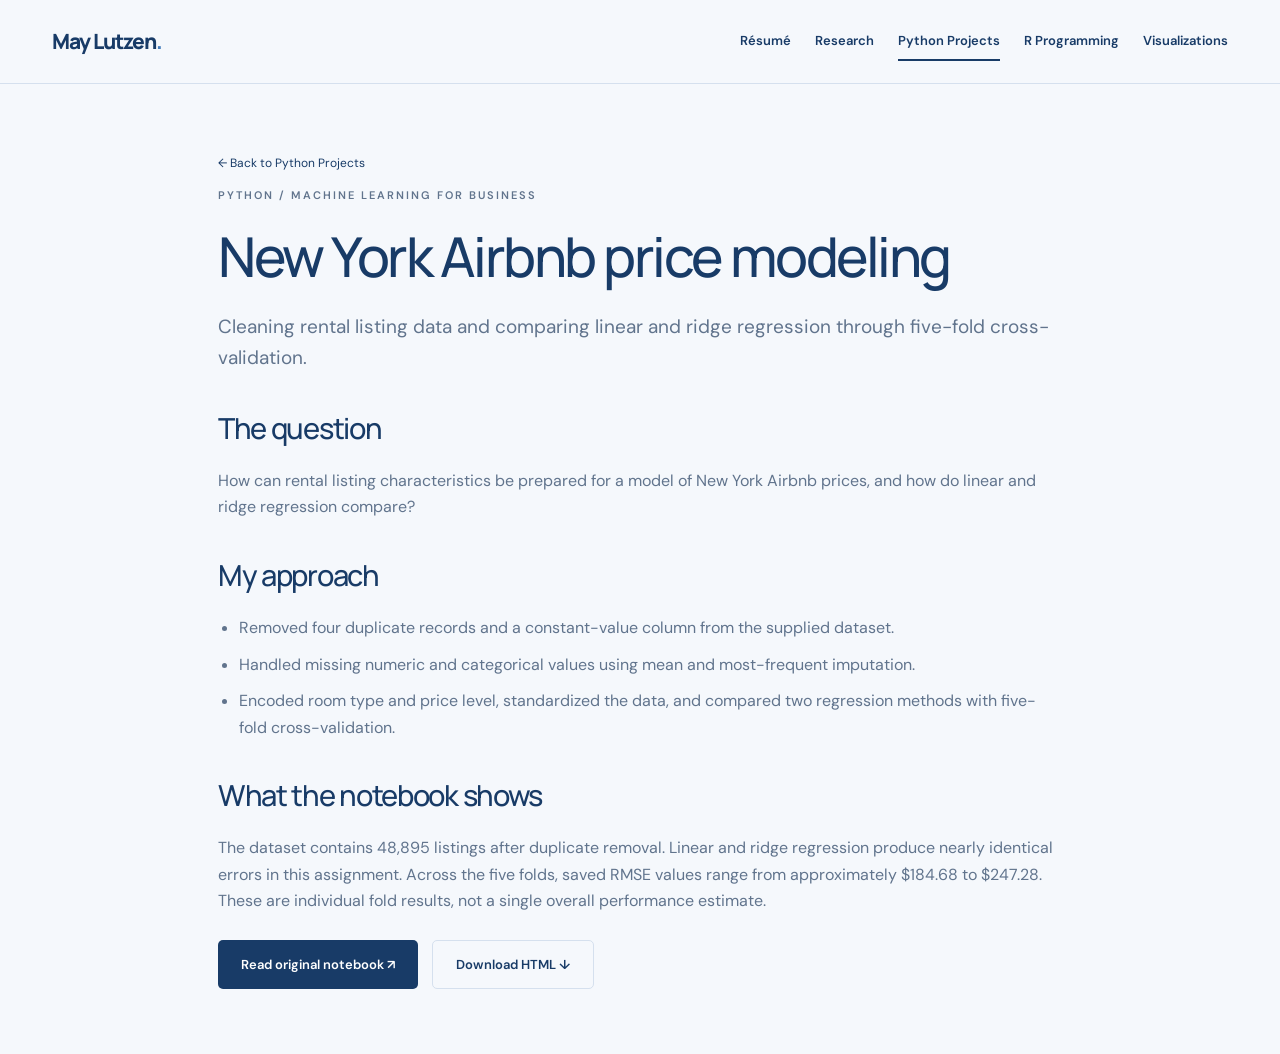
<file: projects/airbnb.html>
<!doctype html><html lang="en"><head><meta charset="utf-8"><meta name="viewport" content="width=device-width,initial-scale=1"><meta name="description" content="May Lutzen — business analytics, machine learning, Tableau, and LLM research portfolio."><title>New York Airbnb price modeling | May Lutzen</title><link rel="stylesheet" href="/assets/style.css"></head><body><header><nav aria-label="Main navigation"><a class="brand" href="/" aria-label="May Lutzen, home">May Lutzen<span>.</span></a><div class="navlinks"><a href="/resume.html">Résumé</a><a href="/research.html">Research</a><a href="/python.html" aria-current="page">Python Projects</a><a href="/r-programming.html">R Programming</a><a href="/visualizations.html">Visualizations</a></div></nav></header><main class="detail"><a class="back" href="/python.html">← Back to Python Projects</a><p class="eyebrow">Python / Machine Learning for Business</p><h1>New York Airbnb price modeling</h1><p class="lead">Cleaning rental listing data and comparing linear and ridge regression through five-fold cross-validation.</p><h2>The question</h2><p>How can rental listing characteristics be prepared for a model of New York Airbnb prices, and how do linear and ridge regression compare?</p><h2>My approach</h2><ul><li>Removed four duplicate records and a constant-value column from the supplied dataset.</li><li>Handled missing numeric and categorical values using mean and most-frequent imputation.</li><li>Encoded room type and price level, standardized the data, and compared two regression methods with five-fold cross-validation.</li></ul><h2>What the notebook shows</h2><p>The dataset contains 48,895 listings after duplicate removal. Linear and ridge regression produce nearly identical errors in this assignment. Across the five folds, saved RMSE values range from approximately $184.68 to $247.28. These are individual fold results, not a single overall performance estimate.</p><div class="actions"><a class="button" href="/assets/airbnb-notebook.html" target="_blank" rel="noopener">Read original notebook ↗</a><a class="button light" href="/assets/airbnb-notebook.html" download>Download HTML ↓</a></div></main></body></html>
</file>
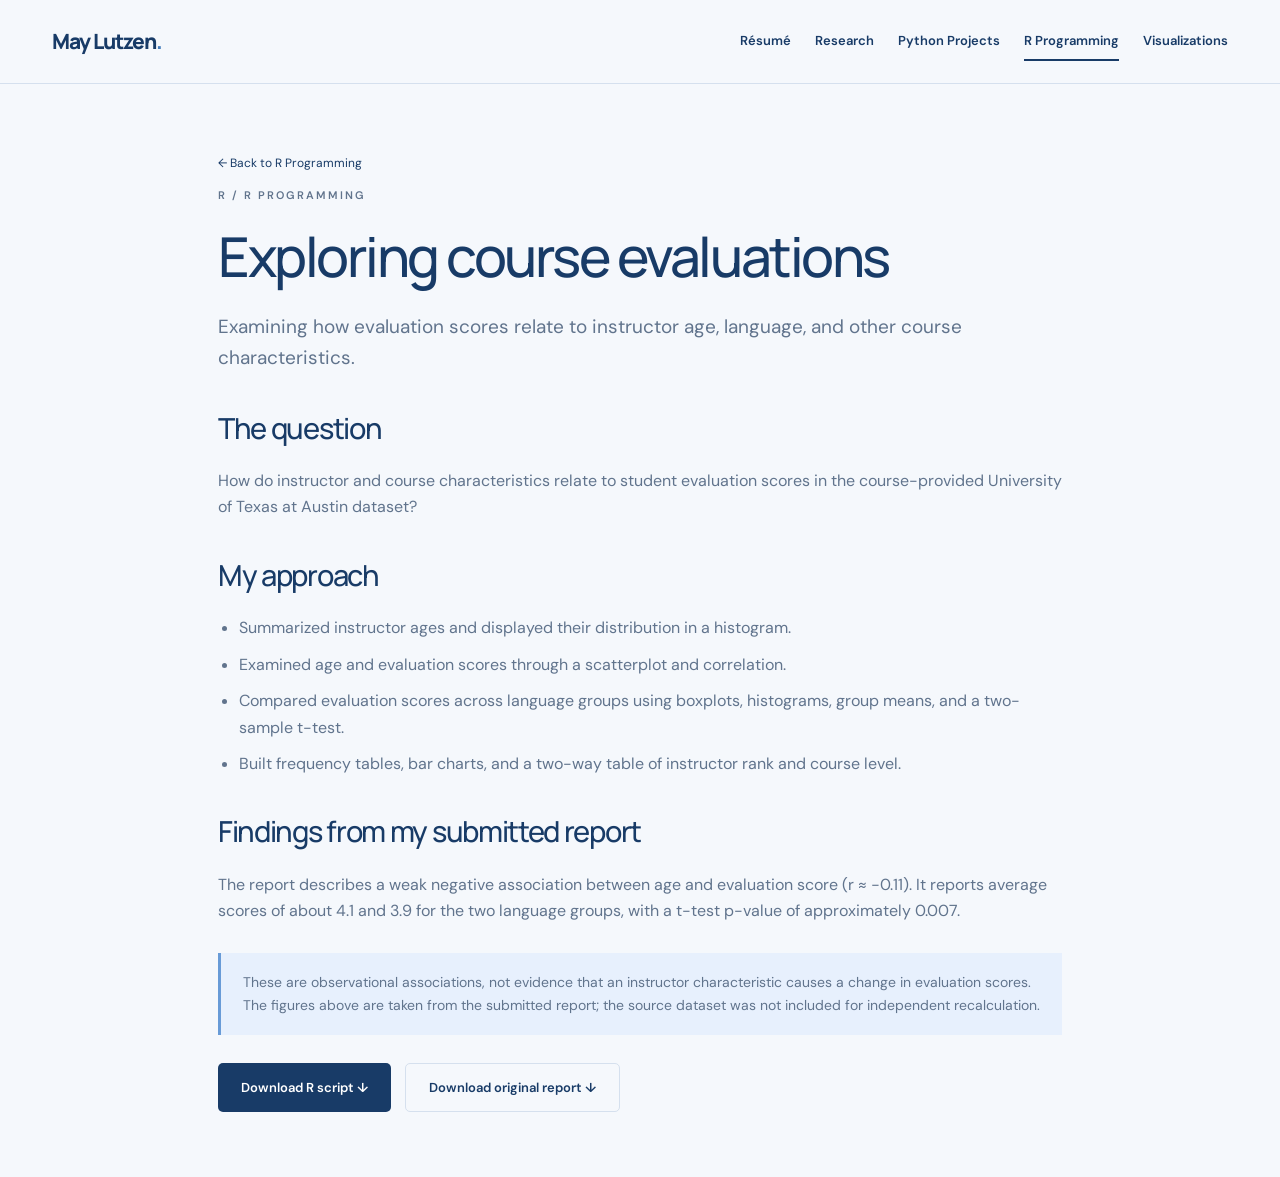
<file: projects/evaluations.html>
<!doctype html><html lang="en"><head><meta charset="utf-8"><meta name="viewport" content="width=device-width,initial-scale=1"><meta name="description" content="May Lutzen — business analytics, machine learning, Tableau, and LLM research portfolio."><title>Exploring course evaluations | May Lutzen</title><link rel="stylesheet" href="/assets/style.css"></head><body><header><nav aria-label="Main navigation"><a class="brand" href="/" aria-label="May Lutzen, home">May Lutzen<span>.</span></a><div class="navlinks"><a href="/resume.html">Résumé</a><a href="/research.html">Research</a><a href="/python.html">Python Projects</a><a href="/r-programming.html" aria-current="page">R Programming</a><a href="/visualizations.html">Visualizations</a></div></nav></header><main class="detail"><a class="back" href="/r-programming.html">← Back to R Programming</a><p class="eyebrow">R / R Programming</p><h1>Exploring course evaluations</h1><p class="lead">Examining how evaluation scores relate to instructor age, language, and other course characteristics.</p><h2>The question</h2><p>How do instructor and course characteristics relate to student evaluation scores in the course-provided University of Texas at Austin dataset?</p><h2>My approach</h2><ul><li>Summarized instructor ages and displayed their distribution in a histogram.</li><li>Examined age and evaluation scores through a scatterplot and correlation.</li><li>Compared evaluation scores across language groups using boxplots, histograms, group means, and a two-sample t-test.</li><li>Built frequency tables, bar charts, and a two-way table of instructor rank and course level.</li></ul><h2>Findings from my submitted report</h2><p>The report describes a weak negative association between age and evaluation score (r ≈ −0.11). It reports average scores of about 4.1 and 3.9 for the two language groups, with a t-test p-value of approximately 0.007.</p><div class="note">These are observational associations, not evidence that an instructor characteristic causes a change in evaluation scores. The figures above are taken from the submitted report; the source dataset was not included for independent recalculation.</div><div class="actions"><a class="button" href="/assets/course-evaluations.R" download>Download R script ↓</a><a class="button light" href="/assets/course-evaluations-report.doc" download>Download original report ↓</a></div></main></body></html>
</file>
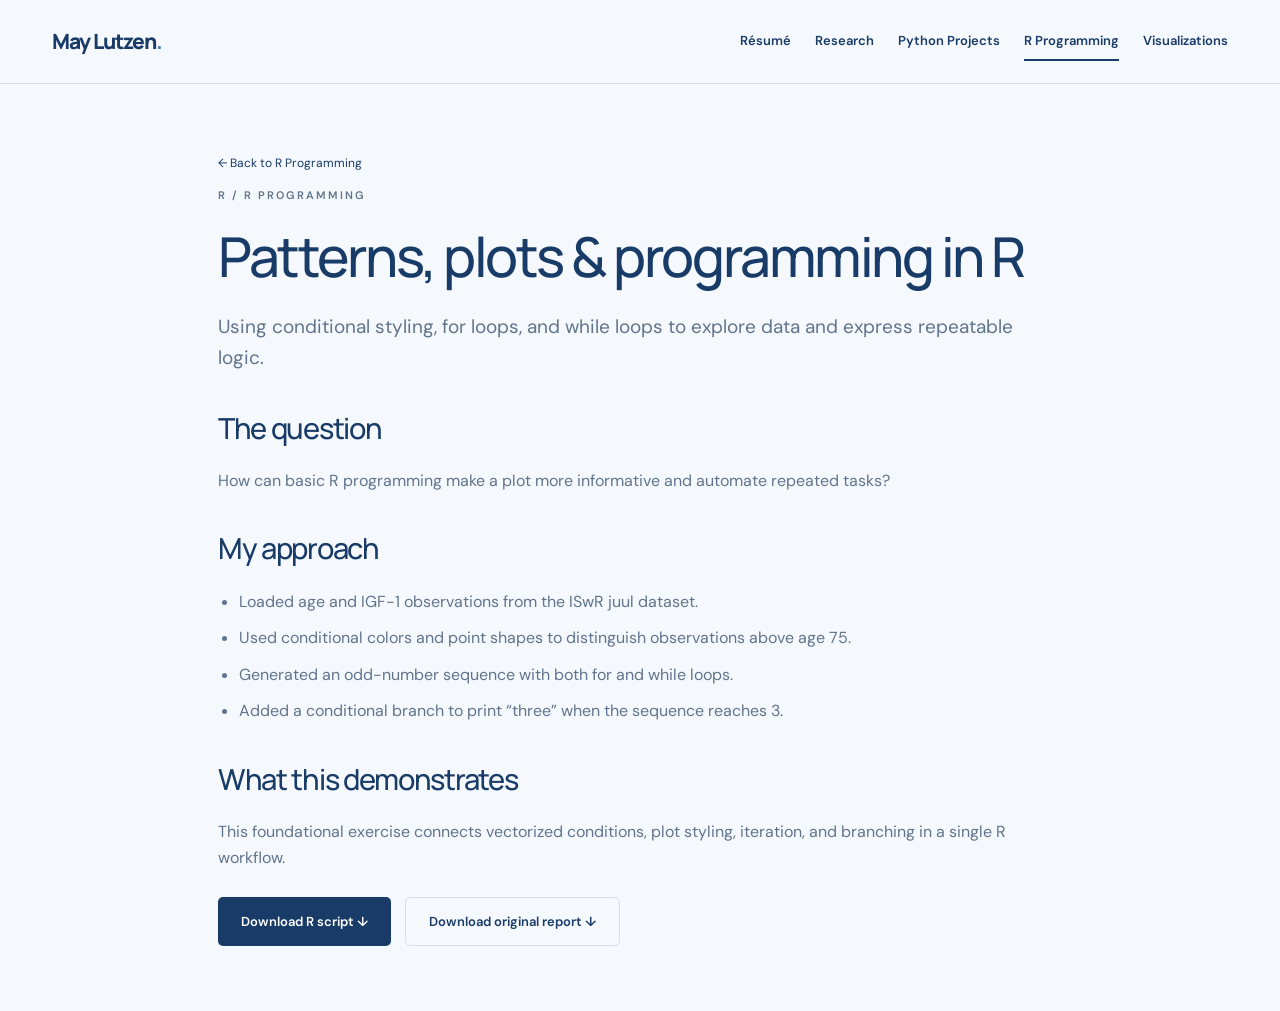
<file: projects/fundamentals.html>
<!doctype html><html lang="en"><head><meta charset="utf-8"><meta name="viewport" content="width=device-width,initial-scale=1"><meta name="description" content="May Lutzen — business analytics, machine learning, Tableau, and LLM research portfolio."><title>Patterns, plots & programming in R | May Lutzen</title><link rel="stylesheet" href="/assets/style.css"></head><body><header><nav aria-label="Main navigation"><a class="brand" href="/" aria-label="May Lutzen, home">May Lutzen<span>.</span></a><div class="navlinks"><a href="/resume.html">Résumé</a><a href="/research.html">Research</a><a href="/python.html">Python Projects</a><a href="/r-programming.html" aria-current="page">R Programming</a><a href="/visualizations.html">Visualizations</a></div></nav></header><main class="detail"><a class="back" href="/r-programming.html">← Back to R Programming</a><p class="eyebrow">R / R Programming</p><h1>Patterns, plots & programming in R</h1><p class="lead">Using conditional styling, for loops, and while loops to explore data and express repeatable logic.</p><h2>The question</h2><p>How can basic R programming make a plot more informative and automate repeated tasks?</p><h2>My approach</h2><ul><li>Loaded age and IGF-1 observations from the ISwR juul dataset.</li><li>Used conditional colors and point shapes to distinguish observations above age 75.</li><li>Generated an odd-number sequence with both for and while loops.</li><li>Added a conditional branch to print “three” when the sequence reaches 3.</li></ul><h2>What this demonstrates</h2><p>This foundational exercise connects vectorized conditions, plot styling, iteration, and branching in a single R workflow.</p><div class="actions"><a class="button" href="/assets/r-fundamentals.R" download>Download R script ↓</a><a class="button light" href="/assets/r-fundamentals-report.doc" download>Download original report ↓</a></div></main></body></html>
</file>
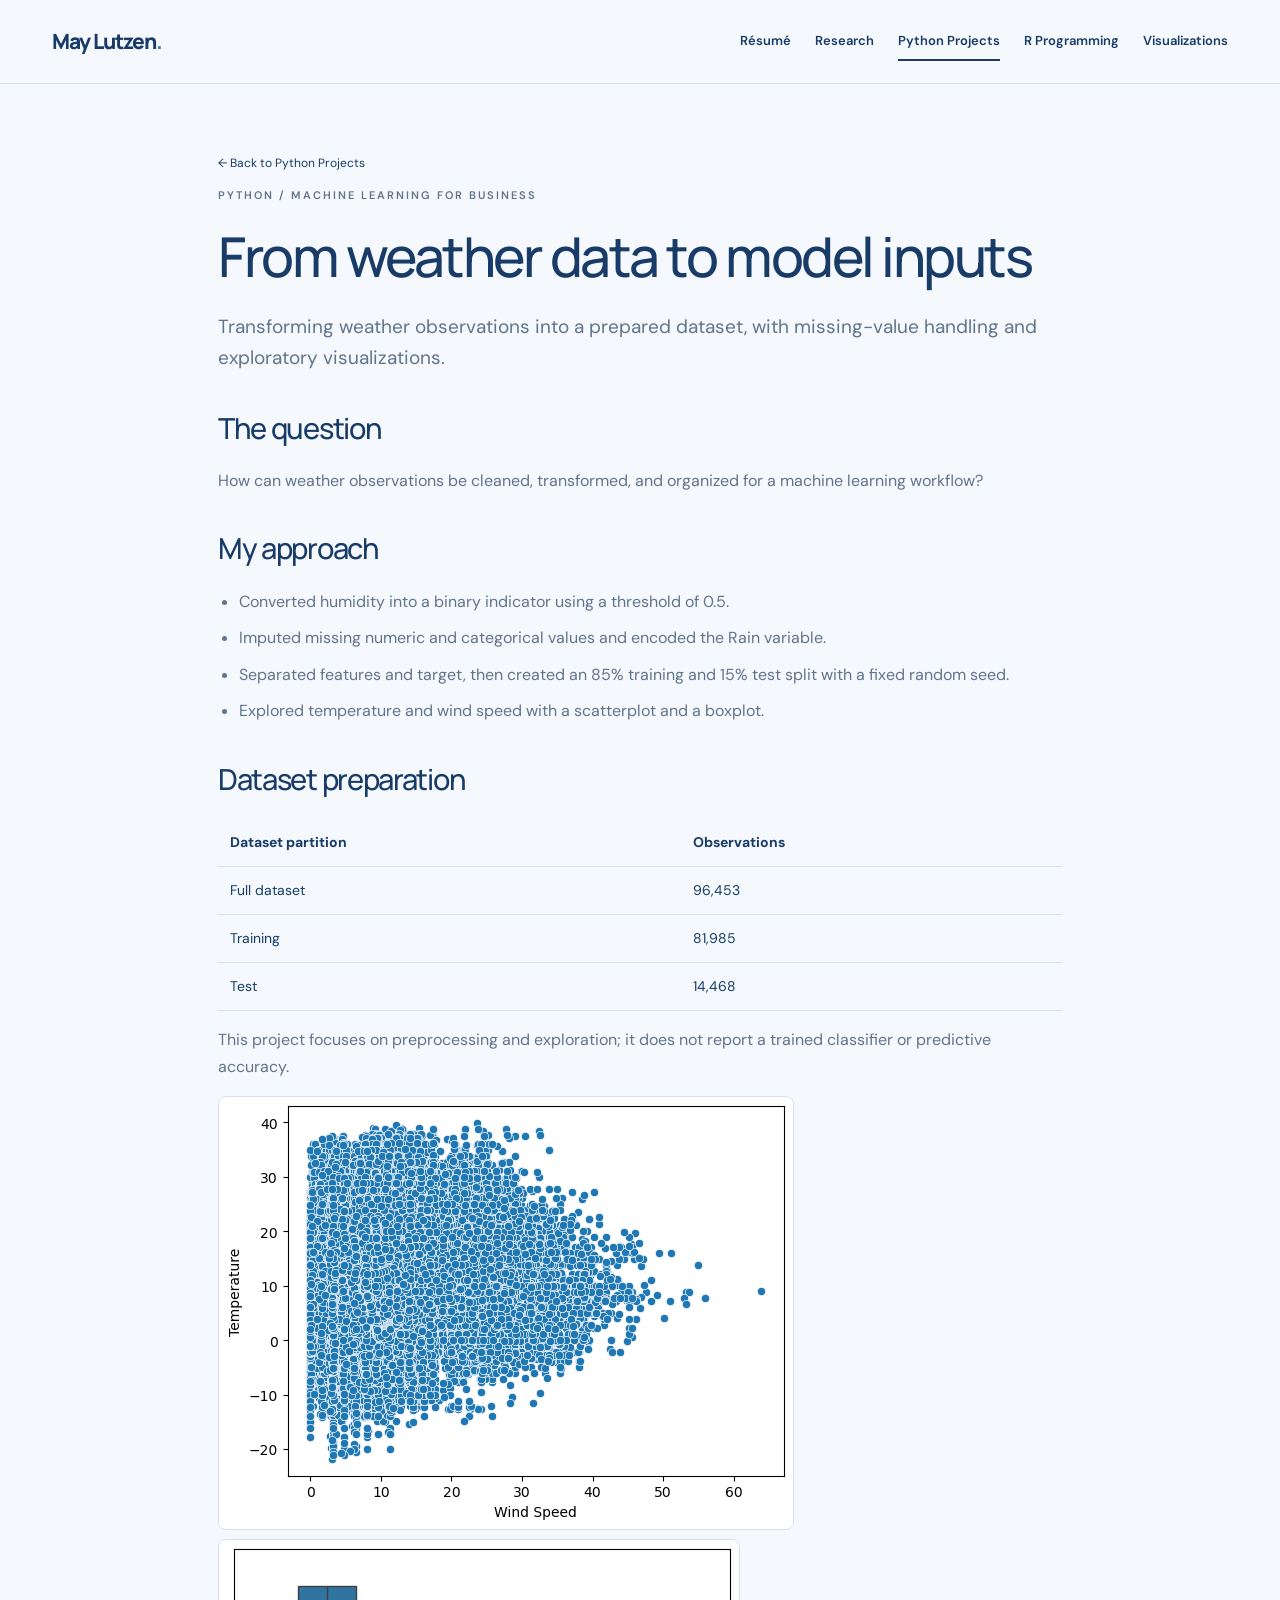
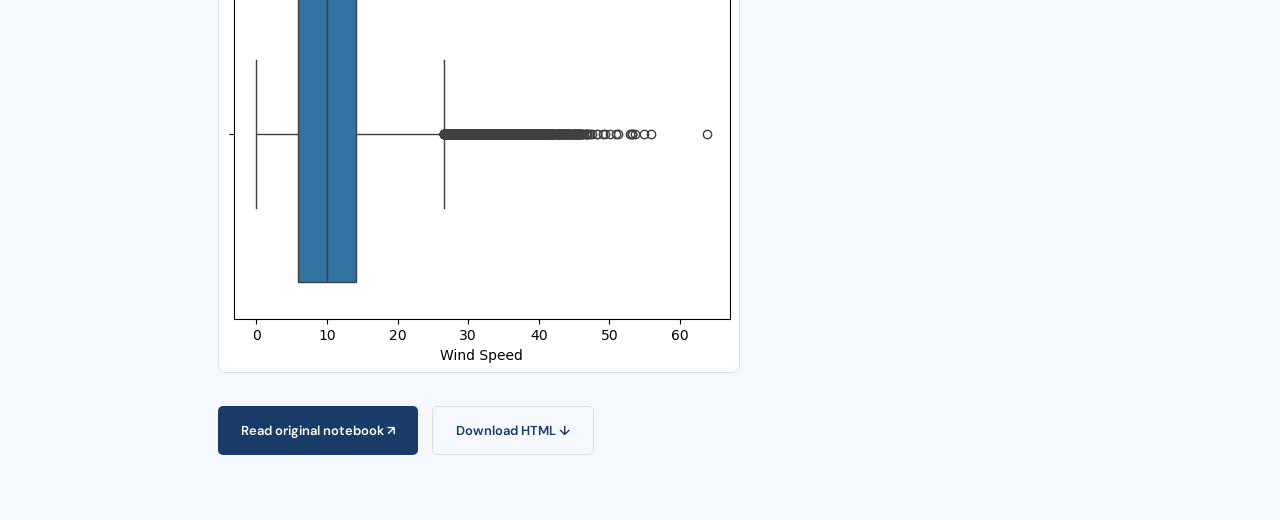
<file: projects/weather.html>
<!doctype html><html lang="en"><head><meta charset="utf-8"><meta name="viewport" content="width=device-width,initial-scale=1"><meta name="description" content="May Lutzen — business analytics, machine learning, Tableau, and LLM research portfolio."><title>From weather data to model inputs | May Lutzen</title><link rel="stylesheet" href="/assets/style.css"></head><body><header><nav aria-label="Main navigation"><a class="brand" href="/" aria-label="May Lutzen, home">May Lutzen<span>.</span></a><div class="navlinks"><a href="/resume.html">Résumé</a><a href="/research.html">Research</a><a href="/python.html" aria-current="page">Python Projects</a><a href="/r-programming.html">R Programming</a><a href="/visualizations.html">Visualizations</a></div></nav></header><main class="detail"><a class="back" href="/python.html">← Back to Python Projects</a><p class="eyebrow">Python / Machine Learning for Business</p><h1>From weather data to model inputs</h1><p class="lead">Transforming weather observations into a prepared dataset, with missing-value handling and exploratory visualizations.</p><h2>The question</h2><p>How can weather observations be cleaned, transformed, and organized for a machine learning workflow?</p><h2>My approach</h2><ul><li>Converted humidity into a binary indicator using a threshold of 0.5.</li><li>Imputed missing numeric and categorical values and encoded the Rain variable.</li><li>Separated features and target, then created an 85% training and 15% test split with a fixed random seed.</li><li>Explored temperature and wind speed with a scatterplot and a boxplot.</li></ul><h2>Dataset preparation</h2><table><tr><th>Dataset partition</th><th>Observations</th></tr><tr><td>Full dataset</td><td>96,453</td></tr><tr><td>Training</td><td>81,985</td></tr><tr><td>Test</td><td>14,468</td></tr></table><p>This project focuses on preprocessing and exploration; it does not report a trained classifier or predictive accuracy.</p><img src="/assets/weather-0.png" alt="Scatterplot of wind speed and temperature"><img src="/assets/weather-1.png" alt="Boxplot showing the distribution of wind speed"><div class="actions"><a class="button" href="/assets/weather-notebook.html" target="_blank" rel="noopener">Read original notebook ↗</a><a class="button light" href="/assets/weather-notebook.html" download>Download HTML ↓</a></div></main></body></html>
</file>
<file: assets/style.css>
@import url('https://fonts.googleapis.com/css2?family=DM+Sans:wght@400;500;600;700&family=Manrope:wght@400;500;600;700;800&display=swap');
:root{--bg:#f5f8fc;--ink:#183b67;--muted:#61748d;--line:#d5e0ee;--accent:#bad8ff;--white:#fff}*{box-sizing:border-box}html{scroll-behavior:smooth;scroll-padding-top:95px}body{margin:0;background:var(--bg);color:var(--ink);font:16px/1.65 'DM Sans',Arial,sans-serif}a{color:inherit;text-decoration:none}a:focus-visible,button:focus-visible,summary:focus-visible{outline:3px solid #326ba8;outline-offset:5px}header{position:sticky;top:0;z-index:10;background:#f5f8fcf5;border-bottom:1px solid var(--line);backdrop-filter:blur(15px)}nav{max-width:1240px;margin:auto;display:flex;align-items:center;justify-content:space-between;padding:22px 32px;gap:24px}.brand{font-family:Manrope,Arial;font-weight:800;font-size:21px;letter-spacing:-1px}.brand span{color:#467dbc}.navlinks{display:flex;gap:30px;font-size:13px;font-weight:600}.navlinks a:hover{color:#326ba8}.nav-resume{border:1px solid var(--ink);padding:7px 15px;border-radius:5px}.wrap{max-width:1240px;padding:0 32px;margin:auto}h1,h2,h3{font-family:Manrope,Arial,sans-serif;line-height:1.12;letter-spacing:-.045em}h1{font-size:clamp(48px,6vw,79px);font-weight:500;margin:23px 0}h2{font-size:clamp(33px,4vw,49px);font-weight:500;margin:15px 0 24px}h3{font-size:26px;font-weight:600;margin:14px 0}p{color:var(--muted)}.eyebrow{font:600 11px/1.5 'DM Sans',Arial;letter-spacing:2px;text-transform:uppercase}.hero{display:grid;grid-template-columns:1.18fr 1fr;gap:76px;padding:85px 0 80px;align-items:center}.hero p{max-width:510px;font-size:17px}.hero h1 em{font-family:Georgia,serif;font-weight:400}.hero .actions{margin-top:30px}.actions{display:flex;flex-wrap:wrap;gap:14px}.button{display:inline-flex;align-items:center;gap:26px;background:var(--ink);color:white;padding:13px 23px;border-radius:5px;font-size:13px;font-weight:600}.button.light{background:transparent;color:var(--ink);border:1px solid var(--line)}.button:hover{filter:brightness(1.12)}.hero-art{min-height:370px;background:#e5eefb;border-radius:12px;padding:28px;position:relative;overflow:hidden}.art-top{display:flex;justify-content:space-between;font-size:10px;letter-spacing:1.6px}.big-monogram{font:500 150px/1 Manrope,Arial;letter-spacing:-16px;position:absolute;right:25px;top:75px;color:#cadcf2}.art-card{position:relative;background:#fcfdff;border:1px solid #d0dff0;border-radius:9px;margin-top:40px;padding:23px;max-width:310px;box-shadow:0 13px 22px #183b6710}.art-title{font-size:12px;font-weight:600}.art-bars{display:flex;height:105px;align-items:end;gap:10px;margin:24px 0 12px}.art-bars i{flex:1;background:#27558b;border-radius:4px 4px 0 0}.art-bars i:nth-child(even){background:#90bdf1}.art-footer{font-size:10px;color:var(--muted)}.art-pill{position:absolute;right:20px;bottom:25px;background:var(--accent);padding:9px 16px;border-radius:30px;font-size:11px}.skills-strip{display:flex;flex-wrap:wrap;align-items:center;gap:25px;border-top:1px solid var(--line);border-bottom:1px solid var(--line);padding:21px 0;font-size:12px}.skills-strip span:first-child{margin-right:auto;color:var(--muted);font-size:10px;letter-spacing:1.6px}.section{padding:80px 0;border-bottom:1px solid var(--line)}.section-top{display:flex;align-items:end;justify-content:space-between;gap:30px}.section-top p{max-width:390px;font-size:14px}.filterbar{display:flex;gap:8px;margin:26px 0 28px}.filterbar button{font:inherit;font-size:12px;padding:8px 17px;border:1px solid var(--line);background:transparent;border-radius:30px;color:var(--ink);cursor:pointer}.filterbar button[aria-pressed=true]{background:var(--ink);color:white;border-color:var(--ink)}.grid{display:grid;grid-template-columns:1fr 1fr;gap:30px}.project{border:1px solid var(--line);border-radius:10px;background:#fff;overflow:hidden;transition:transform .2s}.project:hover{transform:translateY(-4px)}.project[hidden]{display:none}.visual{height:228px;background:#e7effa;position:relative;overflow:hidden;padding:25px 32px}.visual-label{font-size:10px;letter-spacing:1.5px;text-transform:uppercase}.visual img{width:100%;height:170px;object-fit:contain;margin-top:5px;mix-blend-mode:multiply}.visual.airbnb{background:#e2edfc}.visual.airbnb .number{font:500 77px/1.25 Manrope,Arial;letter-spacing:-5px;margin-top:28px}.visual.airbnb .caption{font-size:12px}.visual.evals{background:#e6edf8}.quote{font:400 58px/1.2 Georgia;margin-top:31px}.visual.code{background:#e5edf7}.code-line{font:15px/1.9 monospace;white-space:pre;margin-top:27px;color:#345b88}.project-body{padding:27px 29px}.tags{display:flex;flex-wrap:wrap;gap:7px}.tag{font-size:10px;letter-spacing:.4px;border:1px solid var(--line);padding:3px 9px;border-radius:4px}.project-body p{font-size:14px;min-height:66px}.project-link{font-size:12px;font-weight:700;display:flex;justify-content:space-between;border-top:1px solid var(--line);padding-top:17px}.split{display:grid;grid-template-columns:.85fr 1.15fr;gap:90px}.research-item{border-top:1px solid var(--line);padding:21px 0}.research-item h3{font-size:20px;letter-spacing:-.025em;line-height:1.4}.research-item p{font-size:14px;margin-bottom:0}.year{font-size:11px;color:var(--muted)}.tableau-panel{background:var(--ink);color:#f4f8ff;padding:48px;border-radius:10px;display:grid;grid-template-columns:1.4fr 1fr;gap:45px;align-items:center}.tableau-panel p{color:#c2d4ec}.tableau-panel .button{background:var(--accent);color:var(--ink)}.tableau-symbol{display:grid;grid-template-columns:repeat(3,1fr);gap:10px;max-width:190px;justify-self:center;font:40px/1 Manrope;color:#acd0ff;text-align:center}.about p{font-size:15px}.experience{padding:19px 0;border-top:1px solid var(--line)}.experience strong{font-size:15px}.experience div{font-size:12px;color:var(--muted);margin-top:5px}.contact{padding:70px 0}.contact h2{font-size:57px}.footer{display:flex;justify-content:space-between;gap:20px;border-top:1px solid var(--line);padding:23px 0;font-size:11px;color:var(--muted)}.detail{max-width:900px;margin:65px auto;padding:0 28px}.detail h1{font-size:55px}.detail .lead{font-size:19px}.detail h2{font-size:29px;margin-top:38px}.detail ul{color:var(--muted);padding-left:21px}.detail li{margin:10px 0}.note{padding:18px 22px;border-left:3px solid #689bd7;background:#e7f0fd;font-size:14px;color:var(--muted);margin:28px 0}.detail img{max-width:100%;background:white;border:1px solid var(--line);border-radius:8px}.detail pre{background:#183b67;color:#e5efff;padding:25px;border-radius:7px;overflow:auto;font:13px/1.8 monospace}.detail .actions{margin:25px 0}.back{font-size:12px}.detail table{border-collapse:collapse;width:100%;font-size:14px}.detail td,.detail th{text-align:left;padding:12px;border-bottom:1px solid var(--line)}@media(max-width:800px){nav{padding:18px 22px}.navlinks{gap:16px}.navlinks a:nth-child(3){display:none}.wrap{padding:0 23px}.hero{grid-template-columns:1fr;gap:35px;padding:48px 0}.hero-art{min-height:320px}.grid,.split,.tableau-panel{grid-template-columns:1fr}.split{gap:25px}.section{padding:55px 0}.section-top{display:block}.section-top p{max-width:100%}.tableau-symbol{display:none}.tableau-panel{padding:30px}.contact h2{font-size:43px}.detail h1{font-size:39px}.footer{flex-direction:column;gap:5px}}@media(prefers-reduced-motion:reduce){html{scroll-behavior:auto}.project{transition:none}}
.navlinks{gap:24px}.navlinks a{padding:8px 0;white-space:nowrap}.navlinks a[aria-current=page]{border-bottom:2px solid var(--ink)}.page-heading{padding:65px 0 35px;max-width:850px}.page-heading h1{font-size:clamp(42px,6vw,66px);margin:18px 0}.page-heading p{font-size:18px}.page-heading+.section{padding-top:30px}.page-heading+.section h2{font-size:42px}.project-list{padding:5px 0 70px}.resume-document{padding:45px 0 65px}.pdf-view{width:100%;height:950px;border:1px solid var(--line);border-radius:8px;background:white;display:block;margin-top:25px}.destinations{display:grid;grid-template-columns:repeat(5,1fr);gap:15px;padding:20px 0 60px}.destination{border:1px solid var(--line);border-radius:8px;padding:23px 20px;display:flex;flex-direction:column;align-items:start;background:#fff;transition:background .2s}.destination:hover{background:#e2edfc}.destination h2{font-size:21px;letter-spacing:-.03em;margin:17px 0 25px;flex:1}.destination>span:last-child{font-size:22px}@media(max-width:950px){nav{align-items:start;flex-direction:column;gap:8px}.navlinks{width:100%;gap:20px;overflow-x:auto;padding-bottom:3px}.navlinks a:nth-child(3){display:block}.destinations{grid-template-columns:repeat(3,1fr)}}@media(max-width:600px){.navlinks{gap:17px;font-size:12px}.destinations{grid-template-columns:1fr 1fr}.destination{padding:20px 15px}.destination h2{font-size:19px}.page-heading{padding-top:35px}.pdf-view{height:650px}.resume-document .section-top{display:block}.resume-document .button{margin-bottom:15px}}
.hero{grid-template-columns:1fr;gap:0;padding:75px 0 65px}.hero>div{max-width:900px}.hero p{max-width:660px}.hero h1{font-size:clamp(48px,6vw,79px)}@media(max-width:800px){.hero{padding:45px 0}}main.wrap>.destinations:first-child{padding-top:65px;min-height:55vh;align-content:center}@media(max-width:600px){main.wrap>.destinations:first-child{padding-top:35px;min-height:0}}.resume-sheet{display:block;max-width:900px;margin:25px auto 0;background:white}.resume-sheet img{display:block;width:100%;height:auto}.resume-document{background:transparent}.nb-cell{margin-top:35px}.nb-output{overflow:auto;max-width:100%;font-size:13px}.detail pre.nb-output{background:#edf3fb;color:#183b67;border:1px solid #d5e0ee}.nb-output table{white-space:nowrap}.nb-output th,.nb-output td{padding:8px}
</file>
